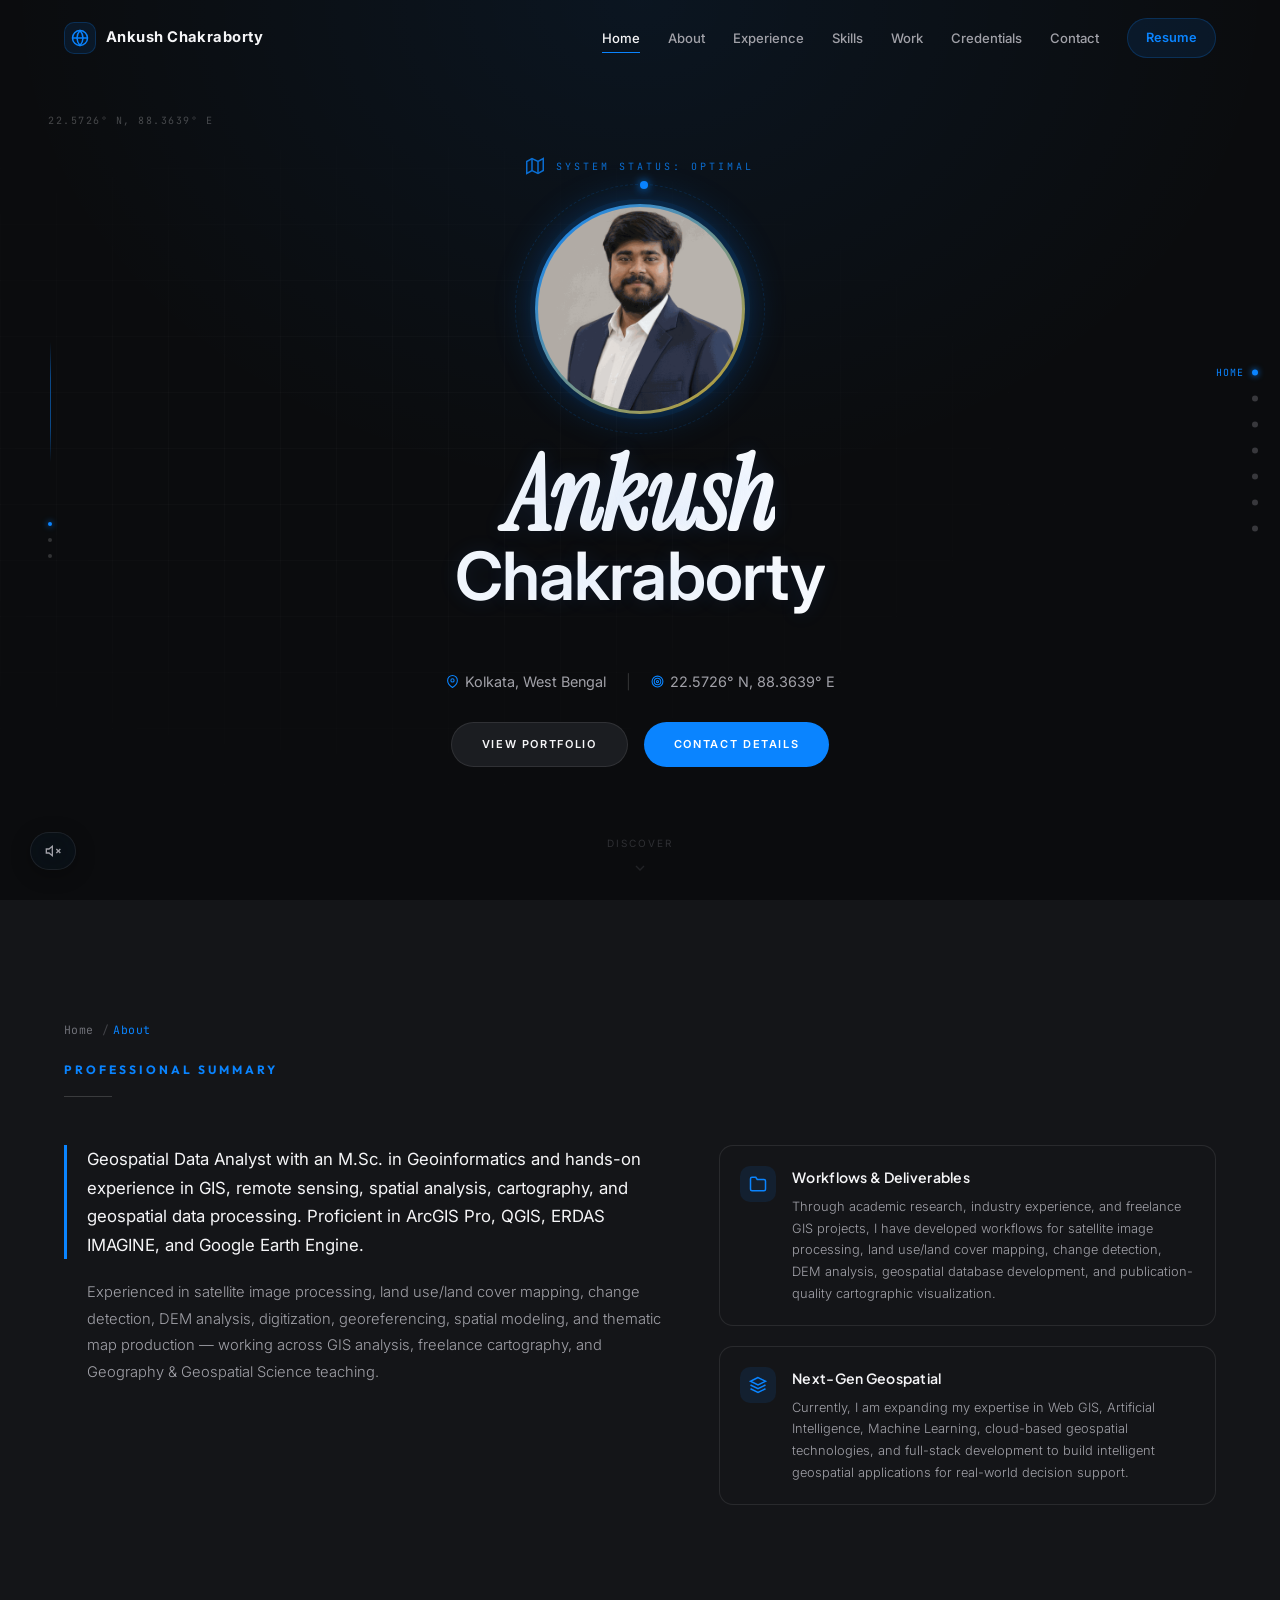
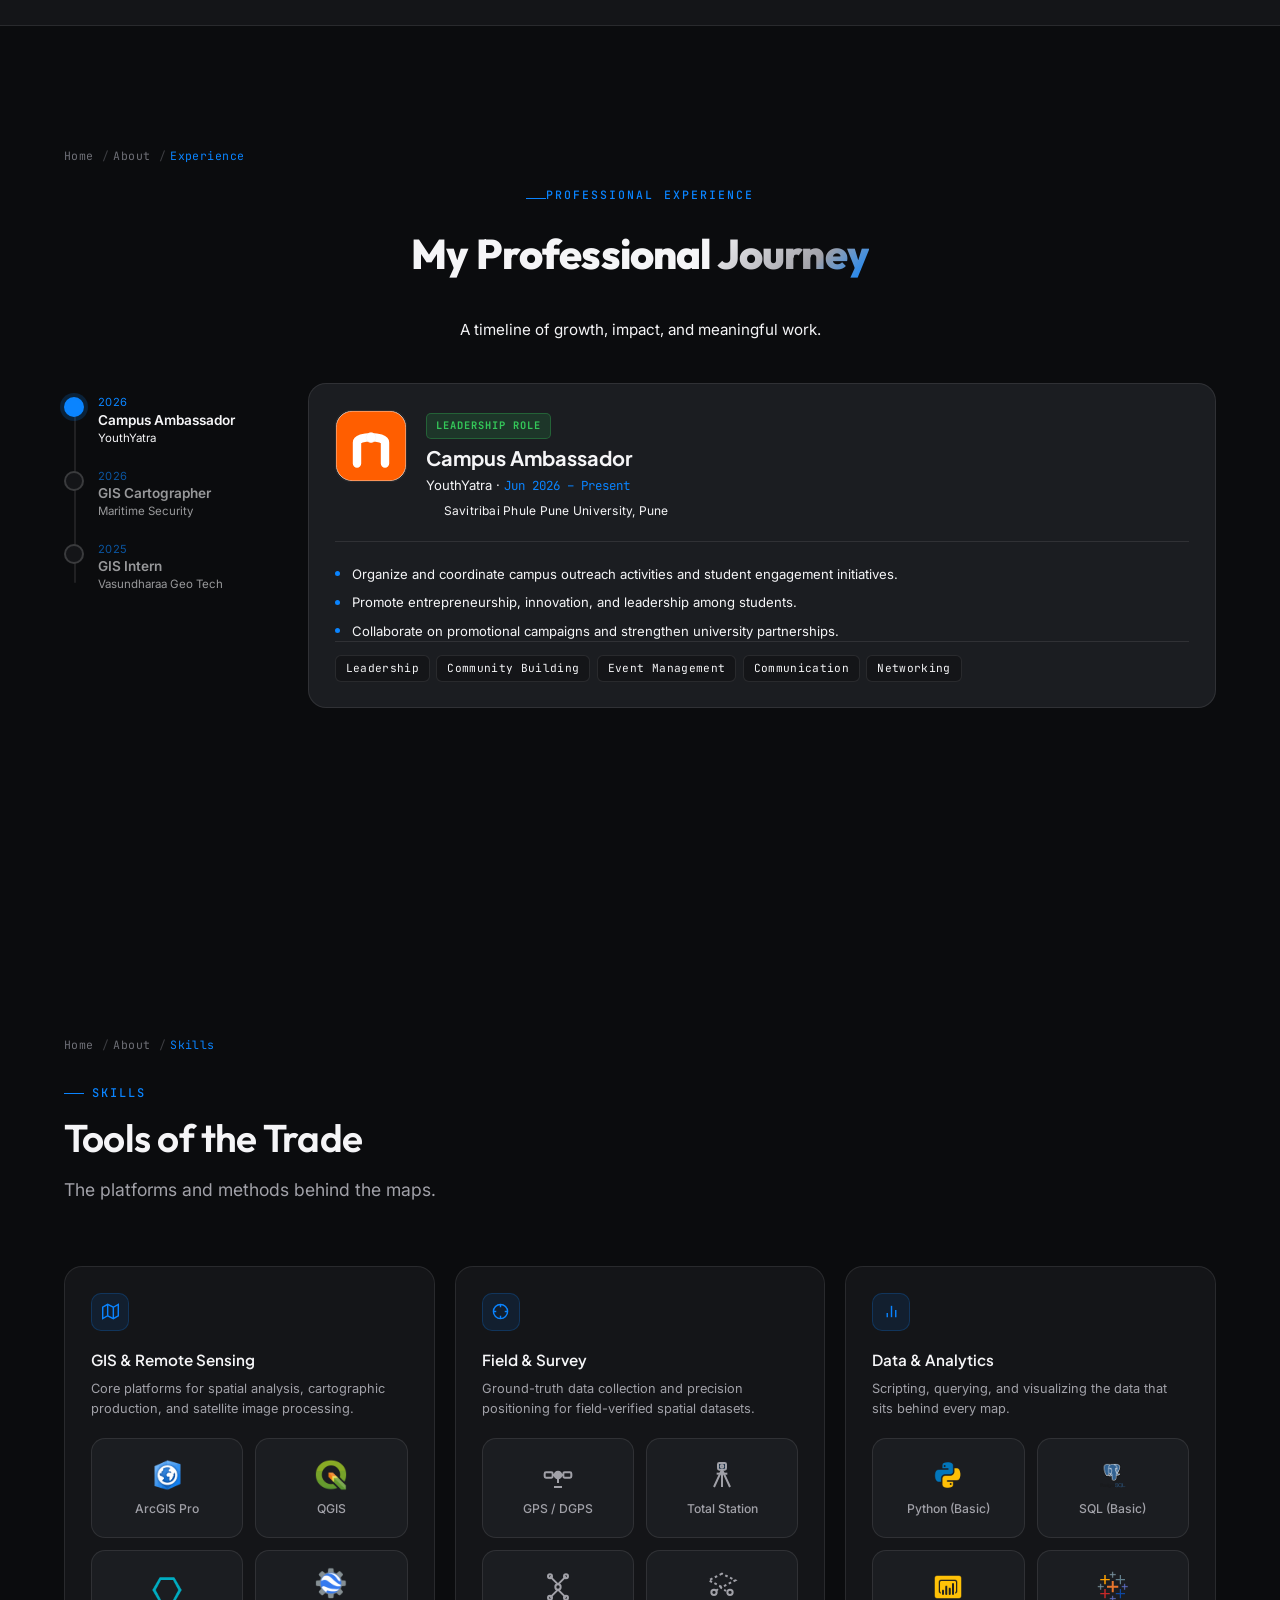
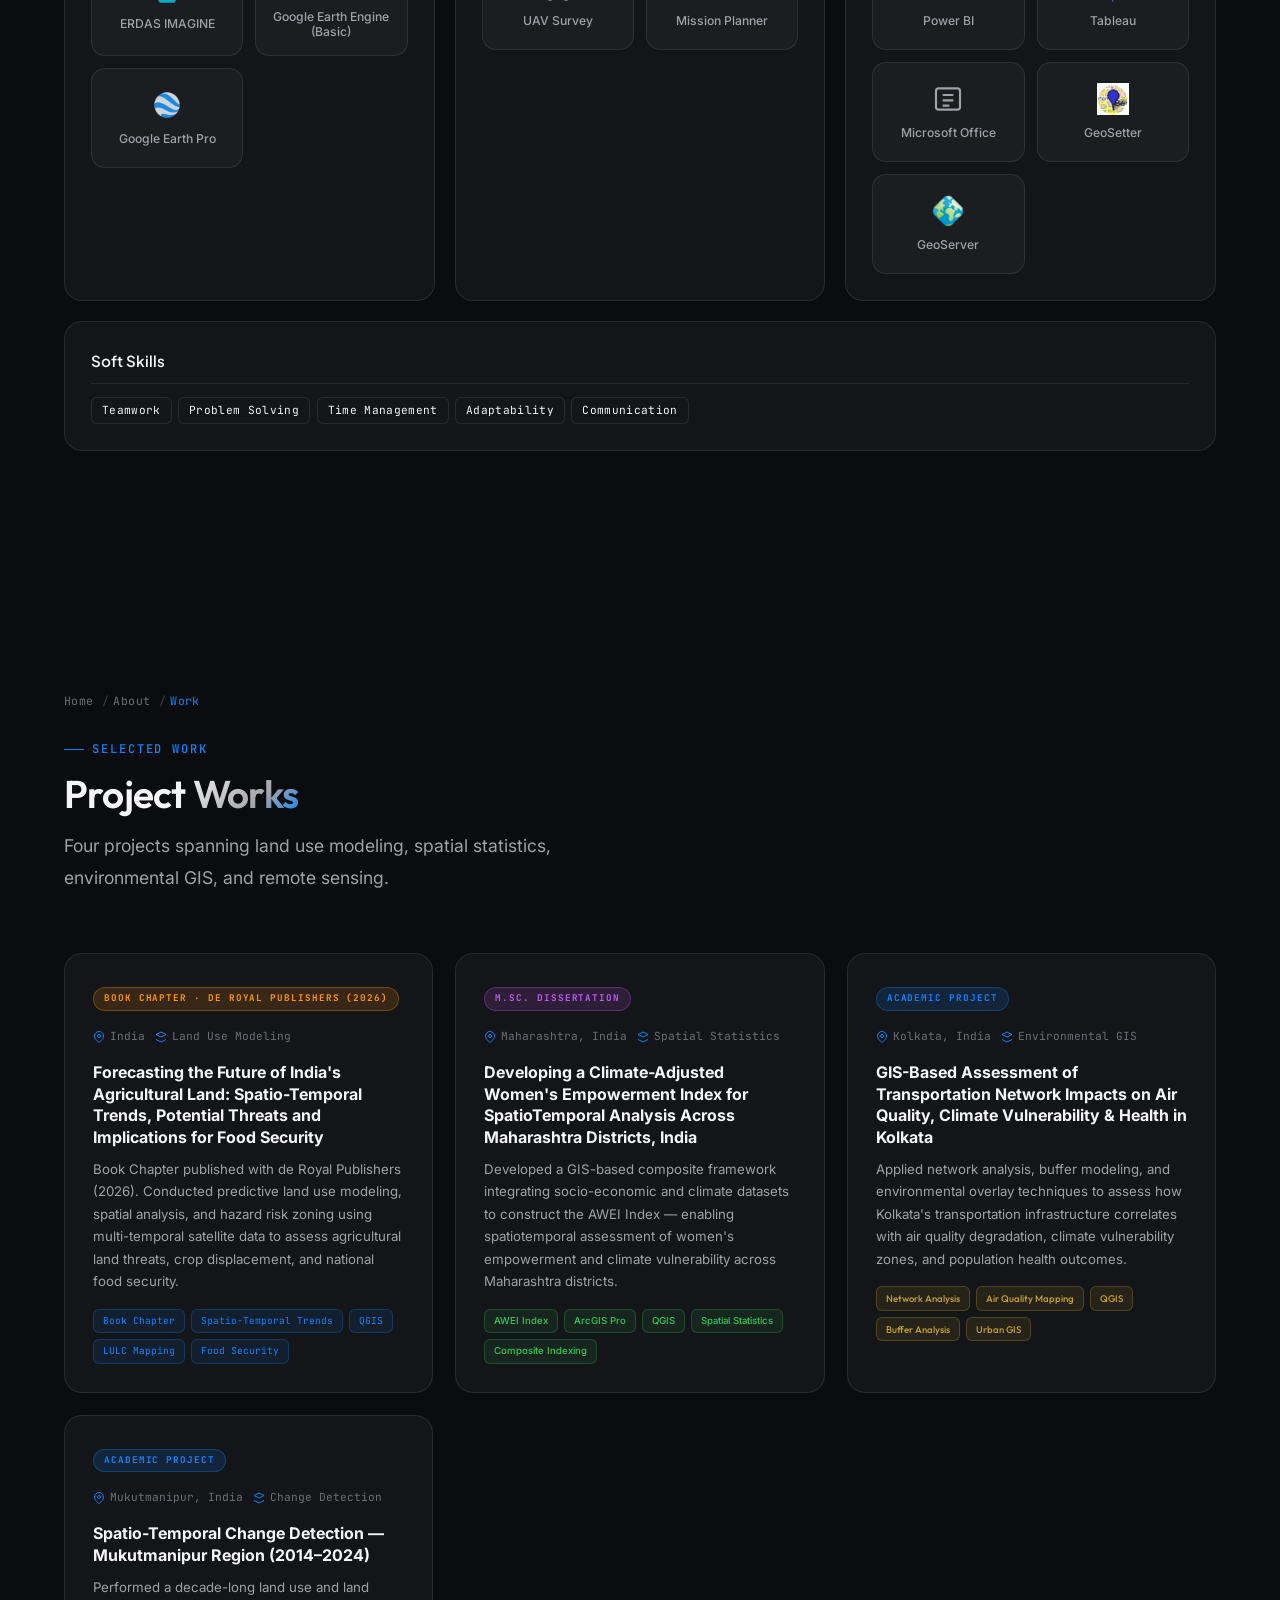
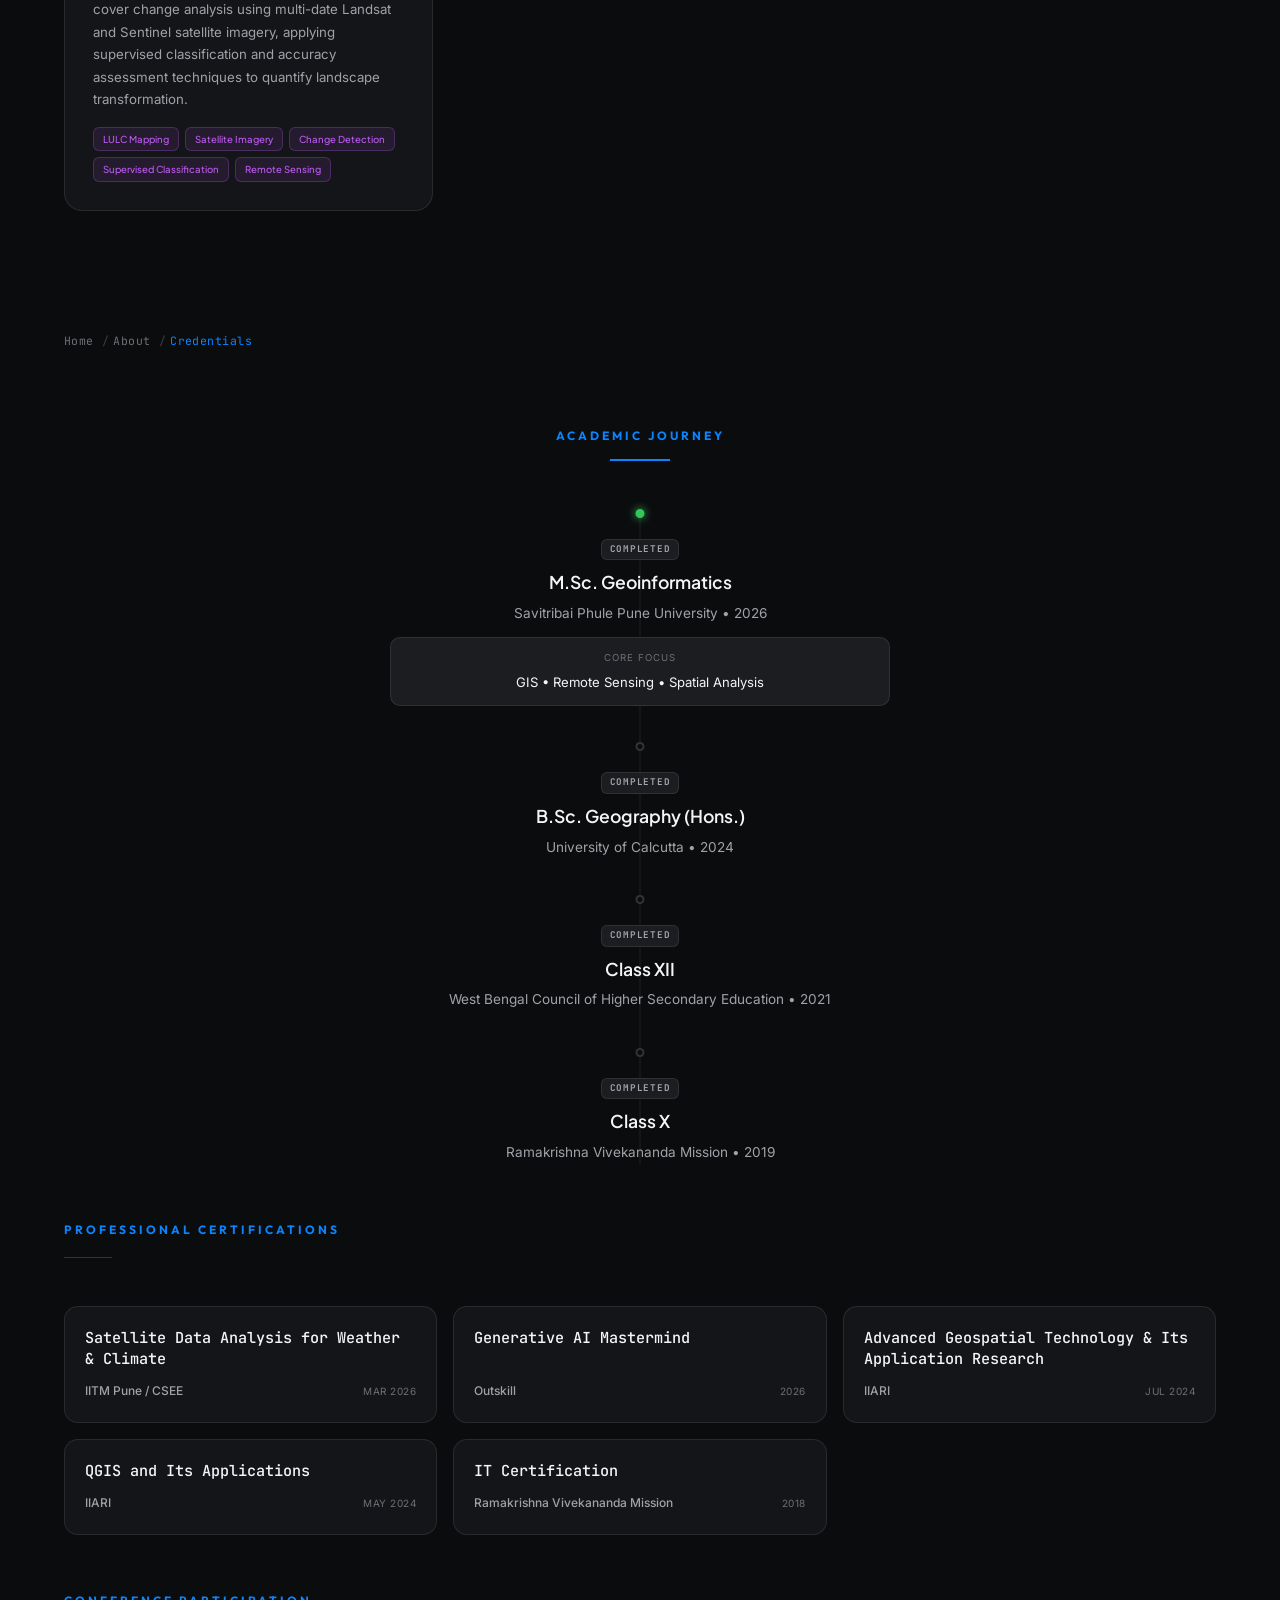
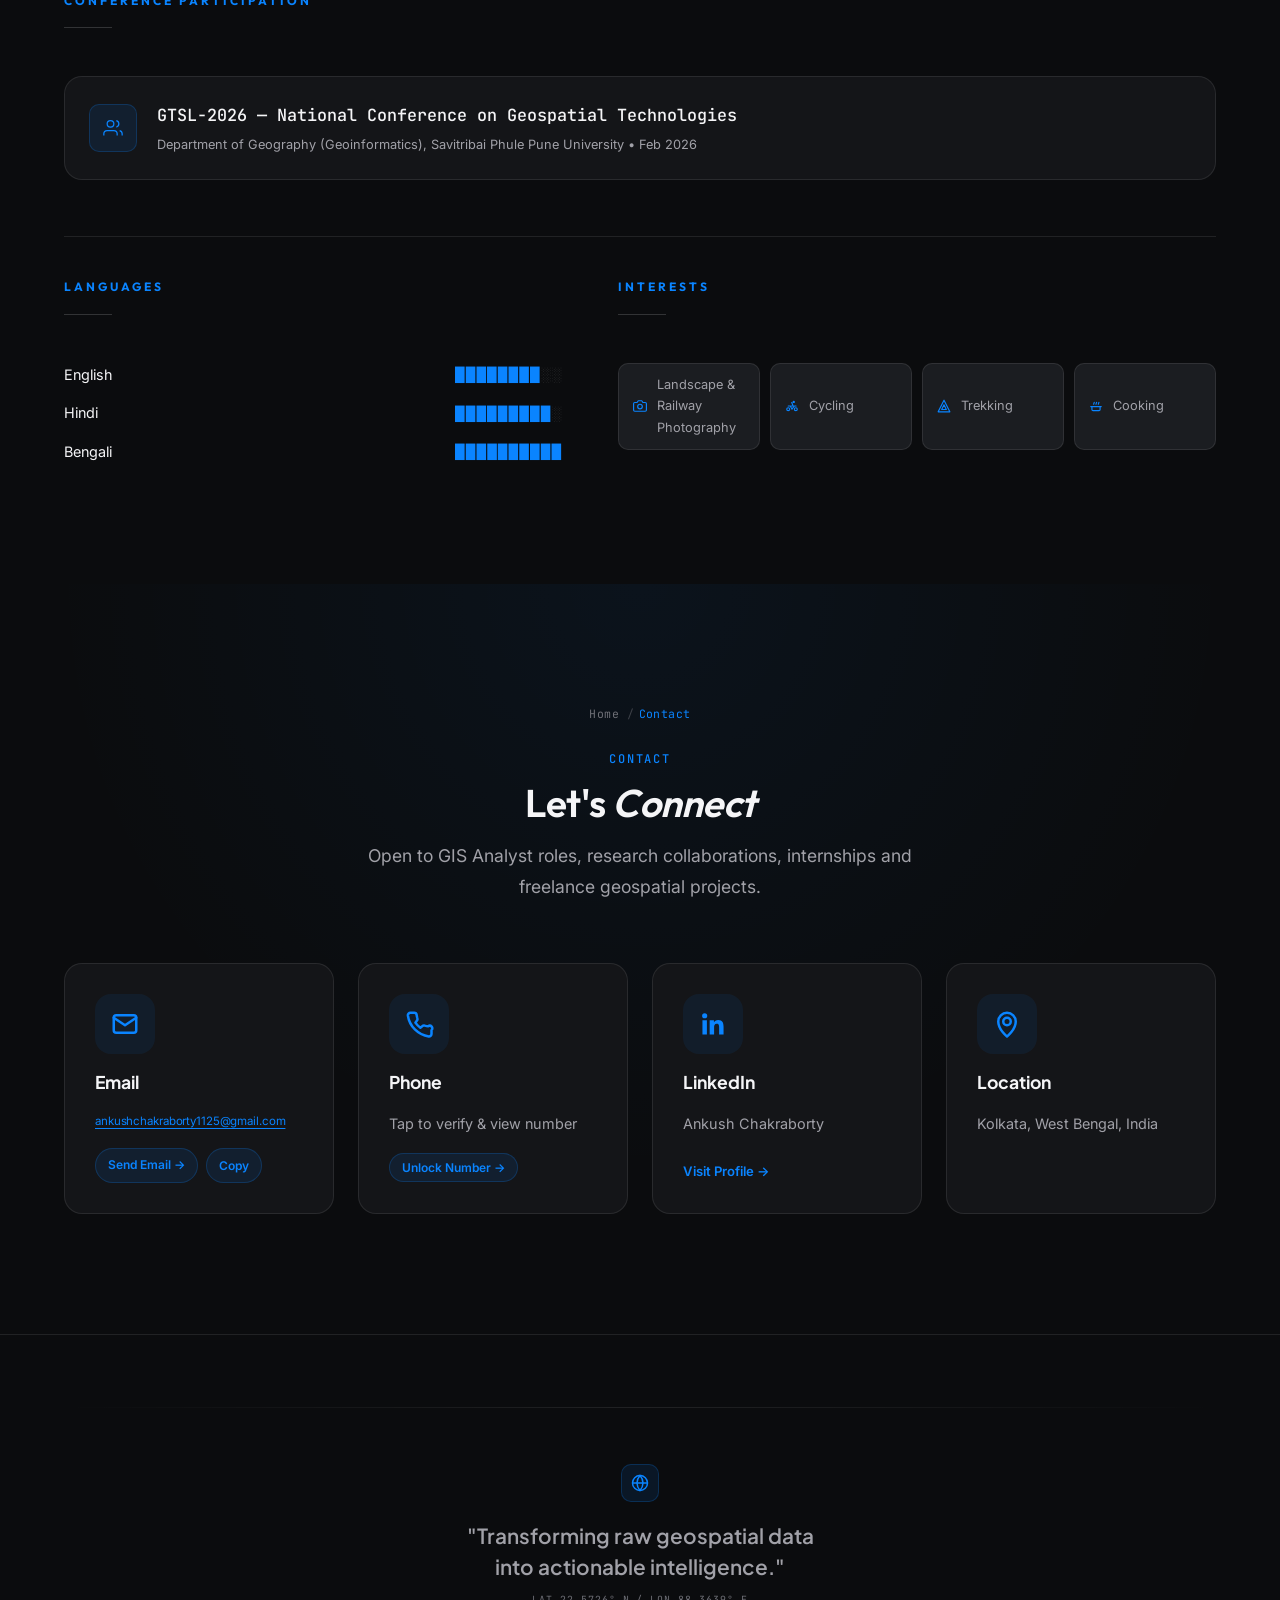
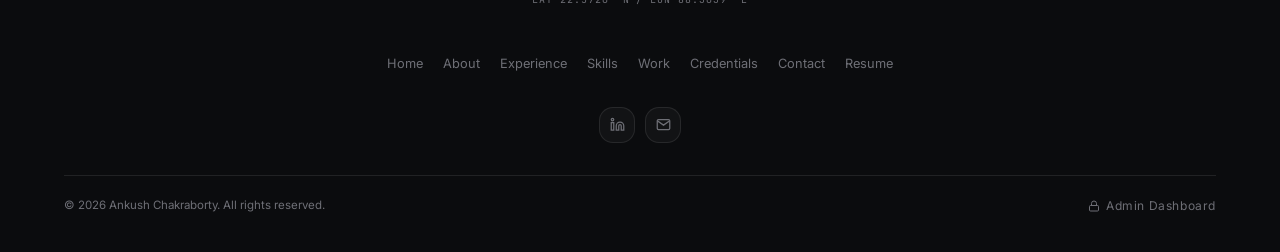
<file: index.html>
<!DOCTYPE html>
<html lang="en">

<head>
    <!-- ═══ PRIMARY META ═══ -->
    <meta charset="UTF-8">
    <meta name="viewport" content="width=device-width, initial-scale=1.0">
    <title>Ankush Chakraborty — GIS Analyst, Cartographer &amp; Geospatial Science Teacher | Kolkata</title>
    <meta name="description"
        content="Portfolio of Ankush Chakraborty — GIS Analyst, Geoinformatics Specialist, Cartographer, Freelancer, and Geography &amp; Geospatial Science Teacher based in Kolkata. M.Sc. Geoinformatics (SPPU).">
    <meta name="keywords"
        content="Ankush Chakraborty, GIS Analyst, Geoinformatics, Remote Sensing, Spatial Analysis, Cartographer, Freelancer, Geography Teacher, Geospatial Science Teacher, ArcGIS Pro, QGIS, Google Earth Engine, ERDAS IMAGINE, UAV Mapping, Kolkata GIS">
    <meta name="author" content="Ankush Chakraborty">
    <meta name="robots" content="index, follow, max-image-preview:large, max-snippet:-1, max-video-preview:-1">
    <meta name="google-site-verification" content="41ufdQhrp_IQp3BQ75eQKs840FujSrAP_OrjFUNXS88">
    <meta name="theme-color" content="#0B0C0E">

    <!-- ═══ CANONICAL ═══ -->
    <link rel="canonical" href="https://ankushatlas.vercel.app/">

    <!-- ═══ OPEN GRAPH / FACEBOOK ═══ -->
    <meta property="og:type" content="website">
    <meta property="og:url" content="https://ankushatlas.vercel.app/">
    <meta property="og:title" content="Ankush Chakraborty — GIS Analyst, Cartographer &amp; Geospatial Educator">
    <meta property="og:description"
        content="GIS Analyst | Geoinformatics | Remote Sensing | Spatial Analysis | Cartographer | Freelancer | Geography and Geospatial Science Teacher.">
    <meta property="og:image" content="https://ankushatlas.vercel.app/og-image.png">
    <meta property="og:image:width" content="1200">
    <meta property="og:image:height" content="634">
    <meta property="og:image:alt" content="Ankush Chakraborty — GIS Analyst portfolio preview card">
    <meta property="og:locale" content="en_IN">
    <meta property="og:site_name" content="Ankush Chakraborty Portfolio">

    <!-- ═══ TWITTER / X CARD ═══ -->
    <meta name="twitter:card" content="summary_large_image">
    <meta name="twitter:title" content="Ankush Chakraborty — GIS Analyst &amp; Geoinformatics Specialist">
    <meta name="twitter:description"
        content="Spatial statistics, remote sensing, and cartography. M.Sc. Geoinformatics, Savitribai Phule Pune University.">
    <meta name="twitter:image" content="https://ankushatlas.vercel.app/og-image.png">
    <meta name="twitter:image:alt" content="Ankush Chakraborty GIS portfolio social preview">

    <!-- ═══ GEO TARGETING ═══ -->
    <meta name="geo.region" content="IN-WB">
    <meta name="geo.placename" content="Kolkata, West Bengal, India">
    <meta name="geo.position" content="22.5726;88.3639">
    <meta name="ICBM" content="22.5726, 88.3639">

    <!-- ═══ FAVICONS ═══ -->
    <link rel="icon" type="image/x-icon" href="favicon.ico">
    <link rel="icon" type="image/png" sizes="32x32" href="favicon-32x32.png">
    <link rel="apple-touch-icon" sizes="180x180" href="apple-touch-icon.png">
    <link rel="manifest" href="site.webmanifest">

    <!-- ═══ STRUCTURED DATA — Person + ProfilePage + ProfessionalService + WebSite + BreadcrumbList ═══ -->
    <script type="application/ld+json">
    {
      "@context": "https://schema.org",
      "@graph": [
        {
          "@type": "Person",
          "@id": "https://ankushatlas.vercel.app/#person",
          "name": "Ankush Chakraborty",
          "alternateName": ["Ankush Chakraborty GIS", "Ankush Chakraborty Geoinformatics"],
          "jobTitle": "GIS Analyst, Cartographer, Freelancer & Geography and Geospatial Science Teacher",
          "description": "Geospatial Data Analyst with an M.Sc. in Geoinformatics from Savitribai Phule Pune University. Experienced in GIS, remote sensing, spatial analysis, cartography, and geospatial data processing.",
          "url": "https://ankushatlas.vercel.app/",
          "mainEntityOfPage": "https://ankushatlas.vercel.app/",
          "image": "https://ankushatlas.vercel.app/ankush.png",
          "email": "ankushchakraborty1125@gmail.com",
          "telephone": "+917980581823",
          "address": {
            "@type": "PostalAddress",
            "addressLocality": "Kolkata",
            "addressRegion": "West Bengal",
            "addressCountry": "IN"
          },
          "alumniOf": [
            {
              "@type": "CollegeOrUniversity",
              "name": "Savitribai Phule Pune University",
              "address": { "@type": "PostalAddress", "addressLocality": "Pune", "addressCountry": "IN" }
            },
            {
              "@type": "CollegeOrUniversity",
              "name": "University of Calcutta",
              "address": { "@type": "PostalAddress", "addressLocality": "Kolkata", "addressCountry": "IN" }
            }
          ],
          "knowsAbout": ["GIS", "Geoinformatics", "Remote Sensing", "ArcGIS Pro", "QGIS", "Google Earth Engine", "Spatial Analysis", "Cartography", "Python", "ERDAS IMAGINE", "UAV Survey"],
          "sameAs": [
            "https://linkedin.com/in/ankush-chakraborty-7b9118321",
            "https://github.com/ankushc125"
          ]
        },
        {
          "@type": "ProfilePage",
          "@id": "https://ankushatlas.vercel.app/#profilepage",
          "url": "https://ankushatlas.vercel.app/",
          "name": "Ankush Chakraborty — Official Portfolio",
          "mainEntity": { "@id": "https://ankushatlas.vercel.app/#person" },
          "dateModified": "2026-11-11",
          "inLanguage": "en-IN"
        },
        {
          "@type": "ProfessionalService",
          "@id": "https://ankushatlas.vercel.app/#service",
          "name": "Ankush Chakraborty — GIS, Cartography & Geospatial Services",
          "url": "https://ankushatlas.vercel.app/",
          "image": "https://ankushatlas.vercel.app/og-image.png",
          "telephone": "+917980581823",
          "email": "ankushchakraborty1125@gmail.com",
          "founder": { "@id": "https://ankushatlas.vercel.app/#person" },
          "address": {
            "@type": "PostalAddress",
            "addressLocality": "Kolkata",
            "addressRegion": "West Bengal",
            "addressCountry": "IN"
          },
          "geo": {
            "@type": "GeoCoordinates",
            "latitude": 22.5726,
            "longitude": 88.3639
          },
          "areaServed": ["Kolkata", "Pune", "India"],
          "priceRange": "$$"
        },
        {
          "@type": "WebSite",
          "@id": "https://ankushatlas.vercel.app/#website",
          "url": "https://ankushatlas.vercel.app/",
          "name": "Ankush Chakraborty — GIS Portfolio",
          "description": "Official portfolio of Ankush Chakraborty, GIS Analyst, Cartographer, and Geoinformatics specialist based in Kolkata.",
          "publisher": { "@id": "https://ankushatlas.vercel.app/#person" },
          "inLanguage": "en-IN"
        },
        {
          "@type": "BreadcrumbList",
          "itemListElement": [
            { "@type": "ListItem", "position": 1, "name": "Home",        "item": "https://ankushatlas.vercel.app/#home" },
            { "@type": "ListItem", "position": 2, "name": "About",       "item": "https://ankushatlas.vercel.app/#about" },
            { "@type": "ListItem", "position": 3, "name": "Experience",  "item": "https://ankushatlas.vercel.app/#experience" },
            { "@type": "ListItem", "position": 4, "name": "Skills",      "item": "https://ankushatlas.vercel.app/#skills" },
            { "@type": "ListItem", "position": 5, "name": "Work",        "item": "https://ankushatlas.vercel.app/#work" },
            { "@type": "ListItem", "position": 6, "name": "Credentials", "item": "https://ankushatlas.vercel.app/#credentials" },
            { "@type": "ListItem", "position": 7, "name": "Contact",     "item": "https://ankushatlas.vercel.app/#contact" }
          ]
        }
      ]
    }
    </script>

    <link rel="stylesheet" href="style.css">
</head>

<body>
    <!-- Skip to main content (accessibility) -->
    <a href="#main-content" class="skip-link">Skip to main content</a>
    <div id="scroll-progress"></div>

    <!-- ═══ NAVBAR ═══ -->
    <nav id="navbar" class="navbar">
        <div class="nav-wrap">
            <a href="#home" class="nav-logo" aria-label="Ankush Chakraborty — Back to top">
                <div class="nav-logo-mark">
                    <svg viewBox="0 0 24 24" fill="none" stroke="currentColor" stroke-width="2">
                        <circle cx="12" cy="12" r="10" />
                        <path
                            d="M12 2a15.3 15.3 0 0 1 4 10 15.3 15.3 0 0 1-4 10 15.3 15.3 0 0 1-4-10 15.3 15.3 0 0 1 4-10z" />
                        <path d="M2 12h20" />
                    </svg>
                </div>
                <span class="nav-logo-text">Ankush Chakraborty</span>
            </a>
            <button type="button" class="hamburger" id="navToggle" aria-label="Toggle navigation menu" aria-expanded="false" aria-controls="navLinks">
                <span></span><span></span><span></span>
            </button>
            <div class="nav-links" id="navLinks">
                <a href="#home" class="nav-link active">Home</a>
                <a href="#about" class="nav-link">About</a>
                <a href="#experience" class="nav-link">Experience</a>
                <a href="#skills" class="nav-link">Skills</a>
                <a href="#work" class="nav-link">Work</a>
                <a href="#credentials" class="nav-link">Credentials</a>
                <a href="#contact" class="nav-link">Contact</a>
                <a href="Ankush_Chakraborty_Resume.pdf" download class="nav-resume">Resume</a>
            </div>
        </div>
    </nav>

    <!-- ═══ SECTION RAIL ═══ -->
    <div class="section-rail">
        <button type="button" class="rail-dot active" data-target="#home" aria-label="Jump to Home"><span class="rail-dot-label">Home</span>
            <div class="rail-dot-pip"></div>
        </button>
        <button type="button" class="rail-dot" data-target="#about" aria-label="Jump to About"><span class="rail-dot-label">About</span>
            <div class="rail-dot-pip"></div>
        </button>
        <button type="button" class="rail-dot" data-target="#experience" aria-label="Jump to Experience"><span class="rail-dot-label">Experience</span>
            <div class="rail-dot-pip"></div>
        </button>
        <button type="button" class="rail-dot" data-target="#skills" aria-label="Jump to Skills"><span class="rail-dot-label">Skills</span>
            <div class="rail-dot-pip"></div>
        </button>
        <button type="button" class="rail-dot" data-target="#work" aria-label="Jump to Work"><span class="rail-dot-label">Work</span>
            <div class="rail-dot-pip"></div>
        </button>
        <button type="button" class="rail-dot" data-target="#credentials" aria-label="Jump to Credentials"><span class="rail-dot-label">Credentials</span>
            <div class="rail-dot-pip"></div>
        </button>
        <button type="button" class="rail-dot" data-target="#contact" aria-label="Jump to Contact"><span class="rail-dot-label">Contact</span>
            <div class="rail-dot-pip"></div>
        </button>
    </div>

    <!-- ═══ HERO ═══ -->
    <main id="main-content" role="main" aria-label="Portfolio content">
    <section id="home" class="hero section">
        <!-- Background Subtle glow -->
        <div class="hero-glow-top"></div>
        <div class="hero-grid"></div>

        <!-- Decorative Geospatial Elements -->
        <div class="hero-coords-top font-mono">
            22.5726&deg; N, 88.3639&deg; E
        </div>

        <div class="hero-left-rail">

            <div class="rail-vertical-line"></div>
            <div class="rail-vertical-dots">
                <div class="rail-dot-active"></div>
                <div class="rail-dot-inactive"></div>
                <div class="rail-dot-inactive"></div>
            </div>
        </div>

        <div class="hero-content reveal">
            <div class="system-status">
                <svg viewBox="0 0 24 24" fill="none" stroke="currentColor" stroke-width="2" class="status-icon">
                    <polygon points="1 6 1 22 8 18 16 22 23 18 23 2 16 6 8 2 1 6" />
                    <line x1="8" y1="2" x2="8" y2="18" />
                    <line x1="16" y1="6" x2="16" y2="22" />
                </svg>
                <span class="status-text">System Status: Optimal</span>
            </div>

            <!-- Centered Photo with Orbit Satellite -->
            <div class="hero-photo-container">
                <div class="photo-glow"></div>
                <div class="photo-ring"></div>
                <div class="photo-orbit">
                    <div class="orbit-satellite"></div>
                </div>
                <div class="photo-frame">
                    <img src="ankush.png" width="470" height="520" alt="Ankush Chakraborty — GIS Analyst and Geoinformatics Specialist, Kolkata" class="hero-photo"
                        onerror="this.src='[data-uri]'">
                </div>
            </div>

            <h1 class="hero-title-large" id="heroName">
                <span class="hero-first-name">Ankush</span>
                <span class="hero-last-name">Chakraborty</span>
            </h1>

            <p class="hero-role-sub" id="heroHeadline">&nbsp;</p>

            <div class="hero-meta-details font-mono" id="heroCoords" style="opacity: 0;">
                <span>
                    <svg viewBox="0 0 24 24" fill="none" stroke="currentColor" stroke-width="2" class="detail-icon">
                        <path d="M21 10c0 7-9 13-9 13s-9-6-9-13a9 9 0 0 1 18 0z" />
                        <circle cx="12" cy="10" r="3" />
                    </svg>
                    Kolkata, West Bengal
                </span>
                <span class="meta-sep">|</span>
                <span>
                    <svg viewBox="0 0 24 24" fill="none" stroke="currentColor" stroke-width="2" class="detail-icon">
                        <circle cx="12" cy="12" r="10" />
                        <circle cx="12" cy="12" r="6" />
                        <circle cx="12" cy="12" r="2" />
                    </svg>
                    22.5726° N, 88.3639° E
                </span>
            </div>

            <div class="hero-buttons" style="opacity: 0; transform: translateY(20px);">
                <a href="#work" class="hero-btn btn-outline">View Portfolio</a>
                <a href="#contact" class="hero-btn btn-filled">Contact Details</a>
            </div>
        </div>

        <!-- Scroll indicator -->
        <div class="discover-indicator font-mono">
            <span class="discover-text">Discover</span>
            <svg viewBox="0 0 24 24" fill="none" stroke="currentColor" stroke-width="2" class="discover-arrow">
                <polyline points="6 9 12 15 18 9" />
            </svg>
        </div>
    </section>

    <!-- ═══ ABOUT ═══ -->
    <section id="about" class="section about-section reveal">
        <div class="container-narrow">
            <nav class="breadcrumb" aria-label="Page location">
            <ol>
                <li><a href="#home">Home</a></li>
                <li aria-current="page">About</li>
            </ol>
        </nav>
        <div class="about-header-wrap">
                <h2 class="about-eyebrow">Professional Summary</h2>
                <div class="about-divider"></div>
            </div>

            <div class="about-prose">
                <!-- Left Pane: Introduction & Core Skillset -->
                <div class="about-pane-left">
                    <p class="prose-main highlight-text">
                        Geospatial Data Analyst with an M.Sc. in Geoinformatics and hands-on experience in GIS,
                        remote sensing, spatial analysis, cartography, and geospatial data processing.
                        Proficient in ArcGIS Pro, QGIS, ERDAS IMAGINE, and Google Earth Engine.
                    </p>
                    <p class="prose-main">
                        Experienced in satellite image processing, land use/land cover mapping, change detection,
                        DEM analysis, digitization, georeferencing, spatial modeling, and thematic map production —
                        working across GIS analysis, freelance cartography, and Geography &amp; Geospatial Science teaching.
                    </p>
                </div>

                <!-- Right Pane: Experience & Future Outlook -->
                <div class="about-pane-right">
                    <div class="about-card">
                        <div class="about-card-icon">
                            <svg viewBox="0 0 24 24" fill="none" stroke="currentColor" stroke-width="2">
                                <path d="M22 19a2 2 0 0 1-2 2H4a2 2 0 0 1-2-2V5a2 2 0 0 1 2-2h5l2 3h9a2 2 0 0 1 2 2z" />
                            </svg>
                        </div>
                        <div class="about-card-content">
                            <h3 class="about-card-title">Workflows &amp; Deliverables</h3>
                            <p class="prose-sub">
                                Through academic research, industry experience, and freelance GIS projects,
                                I have developed workflows for satellite image processing, land use/land cover
                                mapping, change detection, DEM analysis, geospatial database development,
                                and publication-quality cartographic visualization.
                            </p>
                        </div>
                    </div>

                    <div class="about-card">
                        <div class="about-card-icon">
                            <svg viewBox="0 0 24 24" fill="none" stroke="currentColor" stroke-width="2">
                                <polygon points="12 2 2 7 12 12 22 7 12 2" />
                                <polyline points="2 17 12 22 22 17" />
                                <polyline points="2 12 12 17 22 12" />
                            </svg>
                        </div>
                        <div class="about-card-content">
                            <h3 class="about-card-title">Next-Gen Geospatial</h3>
                            <p class="prose-sub">
                                Currently, I am expanding my expertise in Web GIS, Artificial Intelligence,
                                Machine Learning, cloud-based geospatial technologies, and full-stack
                                development to build intelligent geospatial applications for real-world
                                decision support.
                            </p>
                        </div>
                    </div>
                </div>
            </div>
        </div>
    </section>

    <!-- ═══ EXPERIENCE ═══ -->
    <section id="experience" class="section experience-section reveal">
        <div class="container-narrow">

            <nav class="breadcrumb" aria-label="Page location">
                <ol>
                    <li><a href="#home">Home</a></li>
                    <li><a href="#about">About</a></li>
                    <li aria-current="page">Experience</li>
                </ol>
            </nav>
            <div class="about-header-wrap">
                <span class="section-eyebrow">PROFESSIONAL EXPERIENCE</span>
                <h2 class="section-title">My Professional <span class="text-gradient">Journey</span></h2>
                <p class="section-subtitle">A timeline of growth, impact, and meaningful work.</p>
            </div>



            <!-- Split Interactive Grid Layout -->
            <div class="experience-interactive-grid reveal">

                <!-- Left Column Navigation Timeline -->
                <div class="exp-nav-column">
                    <div class="exp-nav-line"></div>

                    <!-- Nav Node 1: YouthYatra -->
                    <button type="button" class="exp-nav-node active" data-index="0">
                        <div class="exp-nav-dot"></div>
                        <div class="exp-nav-text">
                            <span class="exp-nav-year font-mono">2026</span>
                            <span class="exp-nav-role">Campus Ambassador</span>
                            <span class="exp-nav-company">YouthYatra</span>
                        </div>
                    </button>

                    <!-- Nav Node 2: Maritime -->
                    <button type="button" class="exp-nav-node" data-index="1">
                        <div class="exp-nav-dot"></div>
                        <div class="exp-nav-text">
                            <span class="exp-nav-year font-mono">2026</span>
                            <span class="exp-nav-role">GIS Cartographer</span>
                            <span class="exp-nav-company">Maritime Security</span>
                        </div>
                    </button>

                    <!-- Nav Node 3: Vasundharaa -->
                    <button type="button" class="exp-nav-node" data-index="2">
                        <div class="exp-nav-dot"></div>
                        <div class="exp-nav-text">
                            <span class="exp-nav-year font-mono">2025</span>
                            <span class="exp-nav-role">GIS Intern</span>
                            <span class="exp-nav-company">Vasundharaa Geo Tech</span>
                        </div>
                    </button>
                </div>

                <!-- Right Column Details Panel Container -->
                <div class="exp-details-column">

                    <!-- Panel 0: YouthYatra -->
                    <div class="exp-detail-pane active" id="pane-0">
                        <div class="pane-header">
                            <div class="pane-logo-box">
                                <svg viewBox="0 0 100 100" class="company-logo-svg">
                                    <rect width="100" height="100" rx="24" fill="#FF5E00" />
                                    <path d="M30 75 V45 C30 35, 70 35, 70 45 V75" stroke="#FFFFFF" stroke-width="12"
                                        stroke-linecap="round" fill="none" />
                                    <circle cx="50" cy="38" r="7" fill="#FFFFFF" />
                                </svg>
                            </div>
                            <div class="pane-meta-box">
                                <span class="pane-badge badge-leadership">LEADERSHIP ROLE</span>
                                <h3 class="pane-title">Campus Ambassador</h3>
                                <div class="pane-subtitle">YouthYatra &middot; <span class="pane-date">Jun 2026 &ndash;
                                        Present</span></div>
                                <div class="pane-location font-mono">
                                    <svg viewBox="0 0 24 24" fill="none" stroke="currentColor" stroke-width="2"
                                        class="pane-loc-icon">
                                        <path d="M21 10c0 7-9 13-9 13s-9-6-9-13a9 9 0 0 1 18 0z" />
                                        <circle cx="12" cy="10" r="3" />
                                    </svg>
                                    Savitribai Phule Pune University, Pune
                                </div>
                            </div>
                        </div>

                        <div class="pane-bullets-wrap">
                            <ul class="pane-bullets">
                                <li>Organize and coordinate campus outreach activities and student engagement initiatives.</li>
                                <li>Promote entrepreneurship, innovation, and leadership among students.</li>
                                <li>Collaborate on promotional campaigns and strengthen university partnerships.</li>
                            </ul>
                        </div>

                        <div class="pane-tech-tags">
                            <span class="pane-tag">Leadership</span>
                            <span class="pane-tag">Community Building</span>
                            <span class="pane-tag">Event Management</span>
                            <span class="pane-tag">Communication</span>
                            <span class="pane-tag">Networking</span>
                        </div>
                    </div>

                    <!-- Panel 1: Maritime -->
                    <div class="exp-detail-pane" id="pane-1">
                        <div class="pane-header">
                            <div class="pane-logo-box">
                                <svg viewBox="0 0 100 100" class="company-logo-svg">
                                    <rect width="100" height="100" rx="24" fill="#0A1D37" />
                                    <circle cx="50" cy="50" r="30" stroke="#0A84FF" stroke-width="4" fill="none" />
                                    <circle cx="50" cy="50" r="10" stroke="#0A84FF" stroke-width="4" fill="none" />
                                    <line x1="50" y1="12" x2="50" y2="88" stroke="#0A84FF" stroke-width="4" />
                                    <line x1="12" y1="50" x2="88" y2="50" stroke="#0A84FF" stroke-width="4" />
                                    <line x1="23" y1="23" x2="77" y2="77" stroke="#0A84FF" stroke-width="4" />
                                    <line x1="23" y1="77" x2="77" y2="23" stroke="#0A84FF" stroke-width="4" />
                                    <circle cx="50" cy="12" r="4" fill="#0A84FF" />
                                    <circle cx="50" cy="88" r="4" fill="#0A84FF" />
                                    <circle cx="12" cy="50" r="4" fill="#0A84FF" />
                                    <circle cx="88" cy="50" r="4" fill="#0A84FF" />
                                </svg>
                            </div>
                            <div class="pane-meta-box">
                                <span class="pane-badge badge-freelance">FREELANCE</span>
                                <h3 class="pane-title">GIS Cartographer</h3>
                                <div class="pane-subtitle">Maritime Security Research Project &middot; <span
                                        class="pane-date">May 2026</span></div>
                                <div class="pane-location font-mono">
                                    <svg viewBox="0 0 24 24" fill="none" stroke="currentColor" stroke-width="2"
                                        class="pane-loc-icon">
                                        <path d="M21 10c0 7-9 13-9 13s-9-6-9-13a9 9 0 0 1 18 0z" />
                                        <circle cx="12" cy="10" r="3" />
                                    </svg>
                                    Remote, India
                                </div>
                            </div>
                        </div>

                        <div class="pane-bullets-wrap">
                            <ul class="pane-bullets">
                                <li>Designed and developed five publication-quality thematic maps on India's maritime security and the Indian Ocean Region.</li>
                                <li>Created GIS maps of coastal radar networks, mission-based deployments, and SLOCs.</li>
                                <li>Applied cartographic principles including layout design, labeling, scale bars, and buffer analysis.</li>
                                <li>Produced publication-ready maps using ArcGIS Pro and QGIS.</li>
                            </ul>
                        </div>

                        <div class="pane-tech-tags">
                            <span class="pane-tag">ArcGIS Pro</span>
                            <span class="pane-tag">QGIS</span>
                            <span class="pane-tag">Cartography</span>
                            <span class="pane-tag">Spatial Analysis</span>
                            <span class="pane-tag">Map Design</span>
                        </div>
                    </div>

                    <!-- Panel 2: Vasundharaa -->
                    <div class="exp-detail-pane" id="pane-2">
                        <div class="pane-header">
                            <div class="pane-logo-box" style="background:#fff;">
                                <img loading="lazy" width="200" height="200" src="vs_images.jpg" alt="Vasundharaa Geo Technologies" class="company-logo-img" />
                            </div>
                            <div class="pane-meta-box">
                                <span class="pane-badge badge-internship">INTERNSHIP</span>
                                <h3 class="pane-title">GIS Intern</h3>
                                <div class="pane-subtitle">Vasundharaa Geo Technologies Pvt. Ltd. &middot; <span
                                        class="pane-date">Jan 2025 &ndash; Apr 2025</span></div>
                                <div class="pane-location font-mono">
                                    <svg viewBox="0 0 24 24" fill="none" stroke="currentColor" stroke-width="2"
                                        class="pane-loc-icon">
                                        <path d="M21 10c0 7-9 13-9 13s-9-6-9-13a9 9 0 0 1 18 0z" />
                                        <circle cx="12" cy="10" r="3" />
                                    </svg>
                                    Pune, India
                                </div>
                            </div>
                        </div>

                        <div class="pane-bullets-wrap">
                            <ul class="pane-bullets">
                                <li>Executed forest fire classification and frequency analysis using remote sensing data.</li>
                                <li>Prepared and validated high-quality training datasets for machine learning models.</li>
                                <li>Conducted geospatial data processing and spatial analysis for urban and environmental studies.</li>
                                <li>Performed digitization, map design, and spatial modeling for web-based GIS applications.</li>
                                <li>Streamlined GIS workflows through raster&ndash;vector conversion and layer reclassification.</li>
                            </ul>
                        </div>

                        <div class="pane-tech-tags">
                            <span class="pane-tag">ArcGIS Pro</span>
                            <span class="pane-tag">QGIS</span>
                            <span class="pane-tag">Python</span>
                            <span class="pane-tag">Remote Sensing</span>
                            <span class="pane-tag">Machine Learning</span>
                            <span class="pane-tag">Spatial Analysis</span>
                        </div>
                    </div>

                </div>

            </div>



        </div>
    </section>

    <!-- ═══ SKILLS ═══ -->
    <section id="skills" class="section">
        <div class="container">
            <div class="section-header reveal">
            <nav class="breadcrumb" aria-label="Page location">
                <ol>
                    <li><a href="#home">Home</a></li>
                    <li><a href="#about">About</a></li>
                    <li aria-current="page">Skills</li>
                </ol>
            </nav>
                <span class="section-eyebrow">Skills</span>
                <h2 class="section-title">Tools of the Trade</h2>
                <p class="section-subtitle">The platforms and methods behind the maps.</p>
            </div>

            <div class="skills-grid">
                <div class="skill-group reveal">
                    <div class="skill-group-icon"><svg viewBox="0 0 24 24" fill="none" stroke="currentColor"
                            stroke-width="2">
                            <polygon points="1 6 1 22 8 18 16 22 23 18 23 2 16 6 8 2 1 6" />
                            <line x1="8" y1="2" x2="8" y2="18" />
                            <line x1="16" y1="6" x2="16" y2="22" />
                        </svg></div>
                    <h3 class="skill-group-title">GIS &amp; Remote Sensing</h3>
                    <p class="skill-group-desc">Core platforms for spatial analysis, cartographic production, and
                        satellite image processing.</p>
                    <div class="skill-tags">
                        <!-- ArcGIS Pro -->
                        <div class="skill-tag-card">
                            <div class="skill-icon">
                                <img loading="lazy" width="154" height="160" src="arcpro_transparent.png" alt="ArcGIS Pro Logo" />
                            </div>
                            <span class="skill-name">ArcGIS Pro</span>
                        </div>
                        <!-- QGIS -->
                        <div class="skill-tag-card">
                            <div class="skill-icon">
                                <img loading="lazy" width="160" height="160" src="qgis_logo.png" alt="QGIS Logo" />
                            </div>
                            <span class="skill-name">QGIS</span>
                        </div>
                        <!-- ERDAS IMAGINE -->
                        <div class="skill-tag-card">
                            <div class="skill-icon">
                                <img loading="lazy" width="96" height="96" src="hexagon_logo.png" alt="ERDAS IMAGINE (Hexagon) Logo" />
                            </div>
                            <span class="skill-name">ERDAS IMAGINE</span>
                        </div>
                        <!-- Google Earth Engine -->
                        <div class="skill-tag-card">
                            <div class="skill-icon">
                                <img loading="lazy" width="160" height="160" src="gee_logo.png" alt="Google Earth Engine Logo" />
                            </div>
                            <span class="skill-name">Google Earth Engine (Basic)</span>
                        </div>
                        <!-- Google Earth Pro -->
                        <div class="skill-tag-card">
                            <div class="skill-icon">
                                <img loading="lazy" width="96" height="96" src="google_earth_logo.png" alt="Google Earth Logo" />
                            </div>
                            <span class="skill-name">Google Earth Pro</span>
                        </div>
                    </div>
                </div>

                <div class="skill-group reveal" style="transition-delay:0.08s;">
                    <div class="skill-group-icon"><svg viewBox="0 0 24 24" fill="none" stroke="currentColor"
                            stroke-width="2">
                            <circle cx="12" cy="12" r="10" />
                            <line x1="22" y1="12" x2="18" y2="12" />
                            <line x1="6" y1="12" x2="2" y2="12" />
                            <line x1="12" y1="6" x2="12" y2="2" />
                            <line x1="12" y1="22" x2="12" y2="18" />
                        </svg></div>
                    <h3 class="skill-group-title">Field &amp; Survey</h3>
                    <p class="skill-group-desc">Ground-truth data collection and precision positioning for
                        field-verified spatial datasets.</p>
                    <div class="skill-tags">
                        <!-- GPS / DGPS -->
                        <div class="skill-tag-card">
                            <div class="skill-icon">
                                <svg viewBox="0 0 24 24" fill="none" stroke="currentColor" stroke-width="1.5">
                                    <rect x="2" y="10" width="6" height="4" rx="1" />
                                    <rect x="16" y="10" width="6" height="4" rx="1" />
                                    <line x1="8" y1="12" x2="16" y2="12" />
                                    <circle cx="12" cy="12" r="2.5" fill="currentColor" />
                                    <path d="M12 14.5v3.5M9 21h6" />
                                </svg>
                            </div>
                            <span class="skill-name">GPS / DGPS</span>
                        </div>
                        <!-- Total Station -->
                        <div class="skill-tag-card">
                            <div class="skill-icon">
                                <svg viewBox="0 0 24 24" fill="none" stroke="currentColor" stroke-width="1.5">
                                    <path d="M12 8L6 21M12 8l6 13M12 8v13" />
                                    <rect x="9" y="3" width="6" height="5" rx="1" fill="rgba(10, 132, 255, 0.15)" />
                                    <circle cx="12" cy="5.5" r="1" />
                                    <line x1="8" y1="11" x2="16" y2="11" />
                                </svg>
                            </div>
                            <span class="skill-name">Total Station</span>
                        </div>
                        <!-- UAV Survey -->
                        <div class="skill-tag-card">
                            <div class="skill-icon">
                                <svg viewBox="0 0 24 24" fill="none" stroke="currentColor" stroke-width="1.5">
                                    <circle cx="12" cy="12" r="2" />
                                    <path d="M12 10L6 4M12 14l-6 6M12 10l6-6M12 14l6 6" />
                                    <circle cx="6" cy="4" r="1.5" />
                                    <circle cx="6" cy="20" r="1.5" />
                                    <circle cx="18" cy="4" r="1.5" />
                                    <circle cx="18" cy="20" r="1.5" />
                                </svg>
                            </div>
                            <span class="skill-name">UAV Survey</span>
                        </div>
                        <!-- Mission Planner -->
                        <div class="skill-tag-card">
                            <div class="skill-icon">
                                <svg viewBox="0 0 24 24" fill="none" stroke="currentColor" stroke-width="1.5">
                                    <path d="M12 2L2 7l10 5 10-5-10-5z" stroke-dasharray="2 2" />
                                    <circle cx="6" cy="16" r="2" />
                                    <circle cx="18" cy="16" r="2" />
                                    <path d="M7.5 15l3-3 4.5 3" stroke-dasharray="2 2" />
                                </svg>
                            </div>
                            <span class="skill-name">Mission Planner</span>
                        </div>
                    </div>
                </div>

                <div class="skill-group reveal" style="transition-delay:0.16s;">
                    <div class="skill-group-icon"><svg viewBox="0 0 24 24" fill="none" stroke="currentColor"
                            stroke-width="2">
                            <line x1="18" y1="20" x2="18" y2="10" />
                            <line x1="12" y1="20" x2="12" y2="4" />
                            <line x1="6" y1="20" x2="6" y2="14" />
                        </svg></div>
                    <h3 class="skill-group-title">Data &amp; Analytics</h3>
                    <p class="skill-group-desc">Scripting, querying, and visualizing the data that sits behind every
                        map.</p>
                    <div class="skill-tags">
                        <!-- Python -->
                        <div class="skill-tag-card">
                            <div class="skill-icon">
                                <img loading="lazy" width="96" height="96" src="python_logo.png" alt="Python Logo" />
                            </div>
                            <span class="skill-name">Python (Basic)</span>
                        </div>
                        <!-- SQL -->
                        <div class="skill-tag-card">
                            <div class="skill-icon">
                                <img loading="lazy" width="144" height="160" src="postgresql_logo.png" alt="PostgreSQL Logo" />
                            </div>
                            <span class="skill-name">SQL (Basic)</span>
                        </div>
                        <!-- Power BI -->
                        <div class="skill-tag-card">
                            <div class="skill-icon">
                                <img loading="lazy" width="96" height="96" src="powerbi_logo.png" alt="Power BI Logo" />
                            </div>
                            <span class="skill-name">Power BI</span>
                        </div>
                        <!-- Tableau -->
                        <div class="skill-tag-card">
                            <div class="skill-icon">
                                <img loading="lazy" width="96" height="96" src="tableau_logo.png" alt="Tableau Logo" />
                            </div>
                            <span class="skill-name">Tableau</span>
                        </div>
                        <!-- Microsoft Office -->
                        <div class="skill-tag-card">
                            <div class="skill-icon">
                                <svg viewBox="0 0 24 24" fill="none" stroke="currentColor" stroke-width="1.6" aria-hidden="true">
                                    <rect x="3" y="4" width="18" height="16" rx="2" />
                                    <path d="M8 9h8M8 13h8M8 17h5" />
                                </svg>
                            </div>
                            <span class="skill-name">Microsoft Office</span>
                        </div>
                        <!-- GeoSetter -->
                        <div class="skill-tag-card">
                            <div class="skill-icon">
                                <img loading="lazy" width="204" height="204" src="geosetter.jpg" alt="GeoSetter Logo" />
                            </div>
                            <span class="skill-name">GeoSetter</span>
                        </div>
                        <!-- GeoServer -->
                        <div class="skill-tag-card">
                            <div class="skill-icon">
                                <img loading="lazy" width="160" height="160" src="geoserver_logo.png" alt="GeoServer Logo" />
                            </div>
                            <span class="skill-name">GeoServer</span>
                        </div>
                    </div>
                </div>
            </div>

            <!-- Soft Skills -->
            <div class="skill-group reveal" style="margin-top: 20px;">
                <h3 class="skill-group-title" style="margin-bottom: 10px;">Soft Skills</h3>
                <div class="pane-tech-tags" style="margin-top: 0;">
                    <span class="pane-tag">Teamwork</span>
                    <span class="pane-tag">Problem Solving</span>
                    <span class="pane-tag">Time Management</span>
                    <span class="pane-tag">Adaptability</span>
                    <span class="pane-tag">Communication</span>
                </div>
            </div>
        </div>
    </section>

    <!-- ═══ SELECTED WORK ═══ -->
    <section id="work" class="section work-section">
        <div class="container">
            <div class="section-header reveal">
            <nav class="breadcrumb" aria-label="Page location">
                <ol>
                    <li><a href="#home">Home</a></li>
                    <li><a href="#about">About</a></li>
                    <li aria-current="page">Work</li>
                </ol>
            </nav>
                <span class="section-eyebrow">Selected Work</span>
                <h2 class="section-title">Project <span class="text-gradient">Works</span></h2>
                <p class="section-subtitle">Four projects spanning land use modeling, spatial statistics, environmental
                    GIS, and remote sensing.</p>
            </div>

            <div class="work-grid">

                <!-- Project 01 -->
                <div class="work-card reveal">
                    <div class="work-badge badge-freelance">Book Chapter &middot; de Royal Publishers (2026)</div>
                    <div class="work-meta">
                        <span class="meta-item">
                            <svg viewBox="0 0 24 24" fill="none" stroke="currentColor" stroke-width="2">
                                <path d="M21 10c0 7-9 13-9 13s-9-6-9-13a9 9 0 0 1 18 0z" />
                                <circle cx="12" cy="10" r="3" />
                            </svg>
                            India
                        </span>
                        <span class="meta-item">
                            <svg viewBox="0 0 24 24" fill="none" stroke="currentColor" stroke-width="2">
                                <polygon points="12 2 2 7 12 12 22 7 12 2" />
                                <polyline points="2 17 12 22 22 17" />
                            </svg>
                            Land Use Modeling
                        </span>
                    </div>
                    <h3 class="work-title">Forecasting the Future of India's Agricultural Land: Spatio-Temporal Trends,
                        Potential Threats and Implications for Food Security</h3>
                    <p class="work-desc">Book Chapter published with de Royal Publishers (2026). Conducted predictive
                        land use modeling, spatial analysis, and hazard risk zoning using multi-temporal satellite data
                        to assess agricultural land threats, crop displacement, and national food security.</p>
                    <div class="work-tags">
                        <span class="w-tag">Book Chapter</span>
                        <span class="w-tag">Spatio-Temporal Trends</span>
                        <span class="w-tag">QGIS</span>
                        <span class="w-tag">LULC Mapping</span>
                        <span class="w-tag">Food Security</span>
                    </div>
                </div>

                <!-- Project 02 -->
                <div class="work-card reveal" style="transition-delay:0.08s;">
                    <div class="work-badge badge-dissertation">M.Sc. Dissertation</div>
                    <div class="work-meta">
                        <span class="meta-item">
                            <svg viewBox="0 0 24 24" fill="none" stroke="currentColor" stroke-width="2">
                                <path d="M21 10c0 7-9 13-9 13s-9-6-9-13a9 9 0 0 1 18 0z" />
                                <circle cx="12" cy="10" r="3" />
                            </svg>
                            Maharashtra, India
                        </span>
                        <span class="meta-item">
                            <svg viewBox="0 0 24 24" fill="none" stroke="currentColor" stroke-width="2">
                                <polygon points="12 2 2 7 12 12 22 7 12 2" />
                                <polyline points="2 17 12 22 22 17" />
                            </svg>
                            Spatial Statistics
                        </span>
                    </div>
                    <h3 class="work-title">Developing a Climate-Adjusted Women's Empowerment Index for SpatioTemporal
                        Analysis Across Maharashtra Districts, India</h3>
                    <p class="work-desc">Developed a GIS-based composite framework integrating socio-economic and
                        climate datasets to construct the AWEI Index — enabling spatiotemporal assessment of women's
                        empowerment and climate vulnerability across Maharashtra districts.</p>
                    <div class="work-tags">
                        <span class="w-tag">AWEI Index</span>
                        <span class="w-tag">ArcGIS Pro</span>
                        <span class="w-tag">QGIS</span>
                        <span class="w-tag">Spatial Statistics</span>
                        <span class="w-tag">Composite Indexing</span>
                    </div>
                </div>

                <!-- Project 03 -->
                <div class="work-card reveal" style="transition-delay:0.16s;">
                    <div class="work-badge badge-academic">Academic Project</div>
                    <div class="work-meta">
                        <span class="meta-item">
                            <svg viewBox="0 0 24 24" fill="none" stroke="currentColor" stroke-width="2">
                                <path d="M21 10c0 7-9 13-9 13s-9-6-9-13a9 9 0 0 1 18 0z" />
                                <circle cx="12" cy="10" r="3" />
                            </svg>
                            Kolkata, India
                        </span>
                        <span class="meta-item">
                            <svg viewBox="0 0 24 24" fill="none" stroke="currentColor" stroke-width="2">
                                <polygon points="12 2 2 7 12 12 22 7 12 2" />
                                <polyline points="2 17 12 22 22 17" />
                            </svg>
                            Environmental GIS
                        </span>
                    </div>
                    <h3 class="work-title">GIS-Based Assessment of Transportation Network Impacts on Air Quality,
                        Climate Vulnerability &amp; Health in Kolkata</h3>
                    <p class="work-desc">Applied network analysis, buffer modeling, and environmental overlay techniques
                        to assess how Kolkata's transportation infrastructure correlates with air quality degradation,
                        climate vulnerability zones, and population health outcomes.</p>
                    <div class="work-tags">
                        <span class="w-tag">Network Analysis</span>
                        <span class="w-tag">Air Quality Mapping</span>
                        <span class="w-tag">QGIS</span>
                        <span class="w-tag">Buffer Analysis</span>
                        <span class="w-tag">Urban GIS</span>
                    </div>
                </div>

                <!-- Project 04 -->
                <div class="work-card reveal" style="transition-delay:0.24s;">
                    <div class="work-badge badge-academic">Academic Project</div>
                    <div class="work-meta">
                        <span class="meta-item">
                            <svg viewBox="0 0 24 24" fill="none" stroke="currentColor" stroke-width="2">
                                <path d="M21 10c0 7-9 13-9 13s-9-6-9-13a9 9 0 0 1 18 0z" />
                                <circle cx="12" cy="10" r="3" />
                            </svg>
                            Mukutmanipur, India
                        </span>
                        <span class="meta-item">
                            <svg viewBox="0 0 24 24" fill="none" stroke="currentColor" stroke-width="2">
                                <polygon points="12 2 2 7 12 12 22 7 12 2" />
                                <polyline points="2 17 12 22 22 17" />
                            </svg>
                            Change Detection
                        </span>
                    </div>
                    <h3 class="work-title">Spatio-Temporal Change Detection — Mukutmanipur Region (2014–2024)</h3>
                    <p class="work-desc">Performed a decade-long land use and land cover change analysis using
                        multi-date Landsat and Sentinel satellite imagery, applying supervised classification and
                        accuracy assessment techniques to quantify landscape transformation.</p>
                    <div class="work-tags">
                        <span class="w-tag">LULC Mapping</span>
                        <span class="w-tag">Satellite Imagery</span>
                        <span class="w-tag">Change Detection</span>
                        <span class="w-tag">Supervised Classification</span>
                        <span class="w-tag">Remote Sensing</span>
                    </div>
                </div>

            </div>
        </div>
    </section>
    <!-- ═══ CREDENTIALS ═══ -->
    <section id="credentials" class="section credentials-section reveal">
        <div class="container-narrow">

            <div class="credentials-stack">

                <!-- ── ACADEMIC JOURNEY ── -->
            <nav class="breadcrumb" aria-label="Page location">
                <ol>
                    <li><a href="#home">Home</a></li>
                    <li><a href="#about">About</a></li>
                    <li aria-current="page">Credentials</li>
                </ol>
            </nav>
                <div class="credentials-block timeline-centered-block reveal">
                    <div class="about-header-wrap">
                        <h2 class="about-eyebrow">Academic Journey</h2>
                        <div class="about-divider"></div>
                    </div>

                    <div class="academic-timeline">
                        <!-- Node 1: M.Sc. Geoinformatics -->
                        <div class="academic-node active">
                            <div class="node-badge completed-badge">Completed</div>
                            <h3 class="node-title">M.Sc. Geoinformatics</h3>
                            <div class="node-meta">Savitribai Phule Pune University &bull; <span class="font-mono">2026</span></div>
                            <div class="node-subjects">
                                <div class="subjects-label font-mono">Core Focus</div>
                                <div class="subjects-list">GIS &bull; Remote Sensing &bull; Spatial Analysis</div>
                            </div>
                        </div>

                        <!-- Node 2: B.Sc. Geography (Hons.) -->
                        <div class="academic-node">
                            <div class="node-badge completed-badge">Completed</div>
                            <h3 class="node-title">B.Sc. Geography (Hons.)</h3>
                            <div class="node-meta">University of Calcutta &bull; <span class="font-mono">2024</span></div>
                        </div>

                        <!-- Node 3: Class XII -->
                        <div class="academic-node">
                            <div class="node-badge completed-badge">Completed</div>
                            <h3 class="node-title">Class XII</h3>
                            <div class="node-meta">West Bengal Council of Higher Secondary Education &bull; <span class="font-mono">2021</span></div>
                        </div>

                        <!-- Node 4: Class X -->
                        <div class="academic-node">
                            <div class="node-badge completed-badge">Completed</div>
                            <h3 class="node-title">Class X</h3>
                            <div class="node-meta">Ramakrishna Vivekananda Mission &bull; <span class="font-mono">2019</span></div>
                        </div>
                    </div>
                </div>

                <!-- ── PROFESSIONAL CERTIFICATIONS ── -->
                <div class="credentials-block reveal" style="transition-delay:0.06s;">
                    <div class="about-header-wrap">
                        <h2 class="about-eyebrow">Professional Certifications</h2>
                        <div class="about-divider"></div>
                    </div>

                    <div class="certifications-v3-grid">
                        <div class="cert-card-v3">
                            <h3 class="cert-card-title">Satellite Data Analysis for Weather &amp; Climate</h3>
                            <div class="cert-card-info">
                                <span class="cert-card-issuer">IITM Pune / CSEE</span>
                                <span class="cert-card-date font-mono">Mar 2026</span>
                            </div>
                        </div>

                        <div class="cert-card-v3">
                            <h3 class="cert-card-title">Generative AI Mastermind</h3>
                            <div class="cert-card-info">
                                <span class="cert-card-issuer">Outskill</span>
                                <span class="cert-card-date font-mono">2026</span>
                            </div>
                        </div>

                        <div class="cert-card-v3">
                            <h3 class="cert-card-title">Advanced Geospatial Technology &amp; Its Application Research</h3>
                            <div class="cert-card-info">
                                <span class="cert-card-issuer">IIARI</span>
                                <span class="cert-card-date font-mono">Jul 2024</span>
                            </div>
                        </div>

                        <div class="cert-card-v3">
                            <h3 class="cert-card-title">QGIS and Its Applications</h3>
                            <div class="cert-card-info">
                                <span class="cert-card-issuer">IIARI</span>
                                <span class="cert-card-date font-mono">May 2024</span>
                            </div>
                        </div>

                        <div class="cert-card-v3">
                            <h3 class="cert-card-title">IT Certification</h3>
                            <div class="cert-card-info">
                                <span class="cert-card-issuer">Ramakrishna Vivekananda Mission</span>
                                <span class="cert-card-date font-mono">2018</span>
                            </div>
                        </div>
                    </div>
                </div>

                <!-- ── CONFERENCE PARTICIPATION ── -->
                <div class="credentials-block reveal" style="transition-delay:0.12s;">
                    <div class="about-header-wrap">
                        <h2 class="about-eyebrow">Conference Participation</h2>
                        <div class="about-divider"></div>
                    </div>

                    <div class="conference-box-v3">
                        <div class="conf-icon-wrap">
                            <svg viewBox="0 0 24 24" fill="none" stroke="currentColor" stroke-width="1.5">
                                <path d="M17 21v-2a4 4 0 0 0-4-4H5a4 4 0 0 0-4 4v2" />
                                <circle cx="9" cy="7" r="4" />
                                <path d="M23 21v-2a4 4 0 0 0-3-3.87" />
                                <path d="M16 3.13a4 4 0 0 1 0 7.75" />
                            </svg>
                        </div>
                        <div class="conf-details">
                            <h3 class="conf-node-title">GTSL-2026 — National Conference on Geospatial Technologies</h3>
                            <div class="conf-node-meta">Department of Geography (Geoinformatics), Savitribai Phule Pune University &bull; <span
                                    class="font-mono">Feb 2026</span></div>
                        </div>
                    </div>
                </div>

                <!-- ── LANGUAGES & INTERESTS ── -->
                <div class="credentials-footer-v3 reveal" style="transition-delay:0.18s;">

                    <!-- Languages -->
                    <div class="footer-box-v3">
                        <div class="about-header-wrap">
                            <h2 class="about-eyebrow">Languages</h2>
                            <div class="about-divider"></div>
                        </div>
                        <div class="languages-list-v3 font-mono">
                            <div class="lang-row-v3">
                                <span class="lang-name-v3">English</span>
                                <span class="lang-bar-v3"><span class="lang-fill-v3">████████</span><span
                                        class="lang-empty-v3">░░</span></span>
                            </div>
                            <div class="lang-row-v3">
                                <span class="lang-name-v3">Hindi</span>
                                <span class="lang-bar-v3"><span class="lang-fill-v3">█████████</span><span
                                        class="lang-empty-v3">░</span></span>
                            </div>
                            <div class="lang-row-v3">
                                <span class="lang-name-v3">Bengali</span>
                                <span class="lang-bar-v3"><span class="lang-fill-v3">██████████</span></span>
                            </div>
                        </div>
                    </div>

                    <!-- Interests -->
                    <div class="footer-box-v3">
                        <div class="about-header-wrap">
                            <h2 class="about-eyebrow">Interests</h2>
                            <div class="about-divider"></div>
                        </div>
                        <div class="interests-grid-v4">
                            <!-- Landscape and Railway Photography -->
                            <div class="interest-tag-v4">
                                <svg class="interest-icon-v4" viewBox="0 0 24 24" fill="none" stroke="currentColor"
                                    stroke-width="2" stroke-linecap="round" stroke-linejoin="round">
                                    <path
                                        d="M23 19a2 2 0 0 1-2 2H3a2 2 0 0 1-2-2V8a2 2 0 0 1 2-2h4l2-3h6l2 3h4a2 2 0 0 1 2 2z" />
                                    <circle cx="12" cy="13" r="4" />
                                </svg>
                                <span>Landscape &amp; Railway Photography</span>
                            </div>
                            <!-- Cycling -->
                            <div class="interest-tag-v4">
                                <svg class="interest-icon-v4" viewBox="0 0 24 24" fill="none" stroke="currentColor"
                                    stroke-width="2" stroke-linecap="round" stroke-linejoin="round">
                                    <circle cx="5.5" cy="17.5" r="2.5" />
                                    <circle cx="18.5" cy="17.5" r="2.5" />
                                    <path
                                        d="M15 6a1 1 0 1 0 0-2 1 1 0 0 0 0 2zm-3 11.5L9 12H5.5M12 17.5l4-5.5h3m-7.5-6L14 12h-4" />
                                </svg>
                                <span>Cycling</span>
                            </div>
                            <!-- Trekking -->
                            <div class="interest-tag-v4">
                                <svg class="interest-icon-v4" viewBox="0 0 24 24" fill="none" stroke="currentColor"
                                    stroke-width="2" stroke-linecap="round" stroke-linejoin="round">
                                    <path d="M12 2L2 22h20L12 2z" />
                                    <path d="M12 10l-4 8h8l-4-8z" />
                                </svg>
                                <span>Trekking</span>
                            </div>
                            <!-- Cooking -->
                            <div class="interest-tag-v4">
                                <svg class="interest-icon-v4" viewBox="0 0 24 24" fill="none" stroke="currentColor"
                                    stroke-width="2" stroke-linecap="round" stroke-linejoin="round">
                                    <path d="M3 13h18M5 13v5a2 2 0 0 0 2 2h10a2 2 0 0 0 2-2v-5" />
                                    <path d="M8 9c0-1.5 1-2 1-3.5M12 9c0-1.5 1-2 1-3.5M16 9c0-1.5 1-2 1-3.5" />
                                </svg>
                                <span>Cooking</span>
                            </div>
                        </div>
                    </div>

                </div>

            </div>

        </div>
    </section>

    <!-- ================= CONTACT ================= -->
    <section id="contact" class="section contact-section">

        <div class="container">

            <div class="section-header center reveal">
            <nav class="breadcrumb" aria-label="Page location">
                <ol>
                    <li><a href="#home">Home</a></li>
                    <li aria-current="page">Contact</li>
                </ol>
            </nav>
                <span class="section-eyebrow">CONTACT</span>

                <h2 class="section-title">
                    Let's <em>Connect</em>
                </h2>

                <p class="section-subtitle">
                    Open to GIS Analyst roles, research collaborations,
                    internships and freelance geospatial projects.
                </p>
            </div>

            <div class="contact-grid">

                <!-- EMAIL -->
                <div class="contact-card reveal" id="emailCard">
                    <div class="contact-card-icon">
                        <svg xmlns="http://www.w3.org/2000/svg" viewBox="0 0 24 24" fill="none" stroke="currentColor"
                            stroke-width="2" stroke-linecap="round" stroke-linejoin="round" aria-hidden="true">
                            <rect x="3" y="5" width="18" height="14" rx="2" />
                            <path d="M3 7l9 6 9-6" />
                        </svg>
                    </div>
                    <h3>Email</h3>
                    <p id="emailText">
                        <a href="mailto:ankushchakraborty1125@gmail.com" class="contact-card-link" id="emailLink">ankushchakraborty1125@gmail.com</a>
                    </p>
                    <div class="contact-card-actions">
                        <a href="mailto:ankushchakraborty1125@gmail.com" class="contact-action-btn">Send Email →</a>
                        <button type="button" class="contact-action-btn" onclick="copyContact('ankushchakraborty1125@gmail.com', 'Email address')">Copy</button>
                    </div>
                </div>

                <!-- PHONE (Gated: collects visitor info -> saves to backend -> reveals clickable tel: number) -->
                <div class="contact-card reveal" id="contactPhone" role="button" tabindex="0"
                    aria-label="Enter your details to view and call Ankush Chakraborty's phone number"
                    onclick="handlePhoneCardClick(event)"
                    onkeydown="if(event.key==='Enter'||event.key===' '){event.preventDefault();handlePhoneCardClick(event);}">
                    <div class="contact-card-icon">
                        <svg xmlns="http://www.w3.org/2000/svg" viewBox="0 0 24 24" fill="none" stroke="currentColor"
                            stroke-width="2" stroke-linecap="round" stroke-linejoin="round" aria-hidden="true">
                            <path
                                d="M22 16.92v3a2 2 0 0 1-2.18 2A19.86 19.86 0 0 1 3.09 5.18 2 2 0 0 1 5.11 3h3a2 2 0 0 1 2 1.72 12 12 0 0 0 .57 2.57 2 2 0 0 1-.45 2.11L9.09 10.91a16 16 0 0 0 4 4l1.51-1.14a2 2 0 0 1 2.11-.45 12 12 0 0 0 2.57.57A2 2 0 0 1 22 16.92z" />
                        </svg>
                    </div>
                    <h3>Phone</h3>
                    <p id="phoneText">Tap to verify &amp; view number</p>
                    <div class="contact-card-actions" id="phoneActions">
                        <button type="button" class="contact-action-btn" onclick="event.stopPropagation(); openPhoneModal()">Unlock Number →</button>
                    </div>
                </div>

                <!-- LINKEDIN -->

                <a href="https://linkedin.com/in/ankush-chakraborty-7b9118321" target="_blank" rel="noopener noreferrer"
                    class="contact-card reveal">

                    <div class="contact-card-icon linkedin-icon">

                        <svg viewBox="0 0 24 24" fill="currentColor">

                            <path
                                d="M20.45 20.45h-3.55v-5.57c0-1.33-.03-3.05-1.86-3.05-1.87 0-2.16 1.45-2.16 2.95v5.67H9.33V9h3.41v1.56h.05c.48-.9 1.64-1.86 3.38-1.86 3.61 0 4.28 2.38 4.28 5.47v6.28zM5.34 7.43a2.06 2.06 0 1 1 0-4.12 2.06 2.06 0 0 1 0 4.12zM7.12 20.45H3.56V9h3.56z" />

                        </svg>

                    </div>

                    <h3>LinkedIn</h3>

                    <p>Ankush Chakraborty</p>

                    <span>Visit Profile →</span>

                </a>

                <!-- LOCATION -->

                <div class="contact-card reveal">

                    <div class="contact-card-icon">

                        <svg xmlns="http://www.w3.org/2000/svg" viewBox="0 0 24 24" fill="none" stroke="currentColor"
                            stroke-width="2" stroke-linecap="round" stroke-linejoin="round">

                            <path d="M12 22s7-5.5 7-12a7 7 0 1 0-14 0c0 6.5 7 12 7 12z" />

                            <circle cx="12" cy="10" r="3" />

                        </svg>

                    </div>

                    <h3>Location</h3>

                    <p>Kolkata, West Bengal, India</p>


                </div>

            </div>

        </div>

    </section>

    </main><!-- /#main-content -->

    <!-- ═══ FOOTER ═══ -->
    <footer class="footer">
        <div class="container">
            <div class="footer-line"></div>
            <div class="footer-center">
                <a href="#home" class="footer-logo" aria-label="Ankush Chakraborty — Back to top">
                    <svg viewBox="0 0 24 24" fill="none" stroke="currentColor" stroke-width="2" aria-hidden="true">
                        <circle cx="12" cy="12" r="10" />
                        <path
                            d="M12 2a15.3 15.3 0 0 1 4 10 15.3 15.3 0 0 1-4 10 15.3 15.3 0 0 1-4-10 15.3 15.3 0 0 1 4-10z" />
                        <path d="M2 12h20" />
                    </svg>
                </a>
                <h3 class="footer-tagline">"Transforming raw geospatial data<br>into actionable intelligence."</h3>
                <div class="footer-coord">LAT 22.5726° N / LON 88.3639° E</div>
            </div>
            <nav class="footer-nav" aria-label="Footer navigation">
                <a href="#home">Home</a>
                <a href="#about">About</a>
                <a href="#experience">Experience</a>
                <a href="#skills">Skills</a>
                <a href="#work">Work</a>
                <a href="#credentials">Credentials</a>
                <a href="#contact">Contact</a>
                <a href="Ankush_Chakraborty_Resume.pdf" download>Resume</a>
            </nav>
            <div class="footer-socials">
                <a href="https://linkedin.com/in/ankush-chakraborty-7b9118321" target="_blank" rel="noopener"
                    class="foot-soc" aria-label="LinkedIn"><svg viewBox="0 0 24 24" fill="none" stroke="currentColor"
                        stroke-width="2">
                        <path
                            d="M16 8a6 6 0 0 1 6 6v7h-4v-7a2 2 0 0 0-2-2 2 2 0 0 0-2 2v7h-4v-7a6 6 0 0 1 6-6zM2 9h4v12H2zM4 2a2 2 0 1 1 0 4 2 2 0 0 1 0-4z" />
                    </svg></a>
                <a href="mailto:ankushchakraborty1125@gmail.com" class="foot-soc" aria-label="Email"><svg
                        viewBox="0 0 24 24" fill="none" stroke="currentColor" stroke-width="2">
                        <path d="M4 4h16c1.1 0 2 .9 2 2v12c0 1.1-.9 2-2 2H4c-1.1 0-2-.9-2-2V6c0-1.1.9-2 2-2z" />
                        <polyline points="22,6 12,13 2,6" />
                    </svg></a>
            </div>
            <div class="footer-bottom"
                style="display: flex; justify-content: space-between; align-items: center; flex-wrap: wrap; gap: 10px; padding-top: 20px; border-top: 1px solid var(--border);">
                <div class="footer-copy" style="margin: 0;">© <span id="copyrightYear">2026</span> Ankush Chakraborty. All rights reserved.</div>
                <a href="dashboard.html" class="font-mono" rel="nofollow"
                    style="font-size: 0.75rem; color: var(--ink-faint); text-decoration: none; display: inline-flex; align-items: center; gap: 6px; transition: var(--ease); letter-spacing: 0.05em;"
                    onmouseover="this.style.color='var(--blue)'" onmouseout="this.style.color='var(--ink-faint)'">
                    <svg width="12" height="12" viewBox="0 0 24 24" fill="none" stroke="currentColor" stroke-width="2"
                        style="vertical-align: middle;">
                        <rect x="3" y="11" width="18" height="11" rx="2" ry="2" />
                        <path d="M7 11V7a5 5 0 0 1 10 0v4" />
                    </svg>
                    Admin Dashboard
                </a>
            </div>
        </div>
    </footer>
    <!-- Contact Form Modal -->
    <div id="contactModal" class="contact-modal-overlay" role="dialog" aria-modal="true" aria-labelledby="contactModalTitle">
        <div class="contact-modal-card glass-card">
            <button type="button" class="contact-modal-close" id="closeModalBtn" aria-label="Close modal">&times;</button>
            <div class="contact-modal-header">
                <h3 id="contactModalTitle">Verify Your Details to View Number</h3>
                <p id="contactModalSubtitle">Enter your details below to reveal Ankush Chakraborty's clickable phone number.</p>
            </div>
            <form id="contactModalForm" novalidate>
                <input type="hidden" id="revealTargetType" value="phone">
                <div class="modal-form-group">
                    <label class="modal-form-label" for="mvName">Full Name</label>
                    <input type="text" id="mvName" name="name" required class="modal-form-input" autocomplete="name">
                </div>
                <div class="modal-form-group" id="mvEmailGroup">
                    <label class="modal-form-label" for="mvEmail">Email Address</label>
                    <input type="email" id="mvEmail" name="email" required class="modal-form-input" autocomplete="email">
                </div>
                <div class="modal-form-group" id="mvPhoneGroup">
                    <label class="modal-form-label" for="mvPhone">Your Phone Number</label>
                    <input type="tel" id="mvPhone" name="phone" required class="modal-form-input" autocomplete="tel" inputmode="tel">
                </div>
                <div class="modal-form-group">
                    <label class="modal-form-label" for="mvPurpose">Organization / Purpose</label>
                    <input type="text" id="mvPurpose" name="purpose" required class="modal-form-input">
                </div>
                <!-- Form Validation Error & Success Messages -->
                <div id="modalError" class="modal-status-msg" role="alert"></div>
                <div id="modalSuccess" class="modal-status-msg" role="status"></div>

                <button type="submit" class="modal-form-submit-btn" id="modalSubmitBtn">Save &amp; Show Phone Number</button>
            </form>
        </div>
    </div>

    <!-- Global Toast Container for Success & Error Messages -->
    <div id="toastContainer" class="toast-container" aria-live="polite"></div>


    <!-- Floating AI Assistant Greeting -->
    <div id="aiGreeting" class="ai-greeting-card">
        <button type="button" class="ai-greeting-close" onclick="dismissAiGreeting()" title="Close" aria-label="Dismiss welcome message">&times;</button>

        <!-- Greeting Content -->
        <div class="ai-greeting-content">
            <div class="ai-greeting-title">Assistant</div>
            <p class="ai-greeting-text">Welcome. Explore my work in GIS, Remote Sensing, and Spatial Intelligence.</p>
        </div>
    </div>

    <!-- Ambient Background Audio (lazy-loaded to save initial bandwidth) -->
    <audio id="ambientAudio" src="ambient-background.mp3" loop preload="none"></audio>

    <!-- Floating Music Toggle -->
    <button type="button" id="musicToggle" class="music-toggle" title="Toggle ambient music" aria-label="Toggle ambient background audio" aria-pressed="false" onclick="toggleAmbientMusic()">
        <span class="music-toggle-icon music-icon-off">
            <svg viewBox="0 0 24 24" fill="none" stroke="currentColor" stroke-width="2">
                <polygon points="11 5 6 9 2 9 2 15 6 15 11 19 11 5" />
                <line x1="23" y1="9" x2="17" y2="15" />
                <line x1="17" y1="9" x2="23" y2="15" />
            </svg>
        </span>
        <span class="music-toggle-icon music-icon-on" style="display:none;">
            <svg viewBox="0 0 24 24" fill="none" stroke="currentColor" stroke-width="2">
                <polygon points="11 5 6 9 2 9 2 15 6 15 11 19 11 5" />
                <path d="M19.07 4.93a10 10 0 0 1 0 14.14" />
                <path d="M15.54 8.46a5 5 0 0 1 0 7.07" />
            </svg>
        </span>
        <div class="music-bars">
            <div class="music-bar"></div>
            <div class="music-bar"></div>
            <div class="music-bar"></div>
        </div>
    </button>

    <script src="script.js" defer></script>
</body>

</html>
</file>
<file: style.css>
/* ================================================================
   ANKUSH CHAKRABORTY — PORTFOLIO DESIGN SYSTEM v3
   Direction: instrument-panel restraint — the discipline of Apple's
   type-led product pages, applied to the real vocabulary of
   cartography (coordinates, scale bars, hairline rules) instead of
   generic sci-fi HUD chrome.
   ================================================================ */

@import url('https://fonts.googleapis.com/css2?family=Outfit:wght@500;600;700;800&family=Plus+Jakarta+Sans:wght@500;600;700;800&family=Inter:wght@300;400;500;600;700&family=Space+Grotesk:wght@500;600;700&family=JetBrains+Mono:wght@400;500;600&family=Instrument+Serif:ital,wght@0,400;0,600;0,700;1,400&display=swap');

:root {
  /* Surfaces */
  --bg: #0B0C0E;
  --bg-rgb: 11, 12, 14;
  --surface: #141518;
  --surface-2: #1B1D21;
  --glass: rgba(255, 255, 255, 0.03);
  --glass-hover: rgba(255, 255, 255, 0.06);

  /* Borders */
  --border: rgba(255, 255, 255, 0.09);
  --border-strong: rgba(255, 255, 255, 0.16);
  --border-accent: rgba(10, 132, 255, 0.22);

  /* Ink */
  --ink: #F5F5F7;
  --ink-dim: #A1A1A8;
  --ink-faint: #6E6F76;

  /* Accents — one primary, one status, one signature */
  --blue: #0A84FF;
  --blue-rgb: 10, 132, 255;
  --blue-dim: rgba(10, 132, 255, 0.10);
  --green: #34C759;
  --green-rgb: 52, 199, 89;
  --green-dim: rgba(52, 199, 89, 0.10);
  --gold: #C9A227;
  --gold-rgb: 201, 162, 39;
  --gold-dim: rgba(201, 162, 39, 0.10);

  /* Type */
  --font-h1: 'Space Grotesk', sans-serif;
  --font-h2: 'Outfit', sans-serif;
  --font-h3: 'Plus Jakarta Sans', sans-serif;
  --font-h4: 'JetBrains Mono', monospace;
  --font-body: 'Inter', -apple-system, BlinkMacSystemFont, 'Segoe UI', sans-serif;
  --font-mono: 'JetBrains Mono', 'SF Mono', monospace;

  /* Radius — tighter, more instrument, less "app bubble" */
  --r-sm: 6px;
  --r-md: 10px;
  --r-lg: 14px;
  --r-xl: 18px;
  --r-full: 999px;

  --shadow-card: 0 2px 8px rgba(0, 0, 0, 0.25), 0 16px 40px rgba(0, 0, 0, 0.28);
  --ease: 0.2s cubic-bezier(0.4, 0, 0.2, 1);
  --ease-out: 0.35s cubic-bezier(0, 0, 0.2, 1);
}

/* ── RESET ── */
*,
*::before,
*::after {
  margin: 0;
  padding: 0;
  box-sizing: border-box;
}

html {
  scroll-behavior: smooth;
  overflow-x: hidden;
  max-width: 100%;
  -webkit-font-smoothing: antialiased;
  -moz-osx-font-smoothing: grayscale;
  scrollbar-width: thin;
  scrollbar-color: var(--blue) var(--bg);
}



html::-webkit-scrollbar {
  width: 3px;
}

html::-webkit-scrollbar-track {
  background: var(--bg);
}

html::-webkit-scrollbar-thumb {
  background: var(--blue);
  border-radius: 2px;
}

body {
  font-family: var(--font-body);
  background: var(--bg);
  color: var(--ink);
  line-height: 1.7;
  overflow-x: hidden;
  max-width: 100%;
}

::selection {
  background: rgba(var(--blue-rgb), 0.3);
  color: #fff;
}

a {
  color: inherit;
  text-decoration: none;
  transition: var(--ease);
}

img {
  max-width: 100%;
  display: block;
}

/* ── GLOBAL SVG FIX — ensures all inline SVG icons render correctly ── */
svg {
  display: inline-block;
  vertical-align: middle;
  overflow: visible;
  flex-shrink: 0;
  /* stroke="currentColor" inherits this color */
  stroke: currentColor;
  fill: none;
}

/* Only SVGs that explicitly need fill should override */
svg[fill="currentColor"] {
  fill: currentColor;
  stroke: none;
}
svg[fill="none"] {
  fill: none;
}

ul {
  list-style: none;
}

button {
  cursor: pointer;
  font-family: var(--font-body);
  border: none;
  background: none;
  color: inherit;
}

input,
textarea {
  font-family: var(--font-body);
}

.container {
  max-width: 1200px;
  margin: 0 auto;
  padding: 0 24px;
}

/* Accessibility: visible keyboard focus everywhere, always */
:focus-visible {
  outline: 2px solid var(--blue);
  outline-offset: 3px;
  border-radius: var(--r-sm);
}

@media (prefers-reduced-motion: reduce) {

  *,
  *::before,
  *::after {
    animation-duration: 0.001ms !important;
    animation-iteration-count: 1 !important;
    transition-duration: 0.001ms !important;
    scroll-behavior: auto !important;
  }
}

/* ── UTILITIES ── */
.mono {
  font-family: var(--font-mono);
}

.text-blue {
  color: var(--blue);
}

.text-gold {
  color: var(--gold);
}

.text-muted {
  color: var(--ink-faint);
}

.text-gradient {
  background: linear-gradient(135deg, var(--ink) 0%, var(--ink-dim) 65%, var(--blue) 100%);
  -webkit-background-clip: text;
  -webkit-text-fill-color: transparent;
  background-clip: text;
}

/* ── SCROLL PROGRESS ── */
#scroll-progress {
  position: fixed;
  top: 0;
  left: 0;
  right: 0;
  height: 2px;
  background: linear-gradient(90deg, var(--blue), var(--gold));
  transform-origin: left;
  transform: scaleX(0);
  z-index: 9999;
}

/* ── SECTION RAIL ── */
.section-rail {
  position: fixed;
  right: 22px;
  top: 50%;
  transform: translateY(-50%);
  display: flex;
  flex-direction: column;
  gap: 13px;
  z-index: 800;
  align-items: flex-end;
  width: auto;
}

.rail-dot {
  display: flex;
  flex-direction: row;
  align-items: center;
  justify-content: flex-end;
  gap: 8px;
  cursor: pointer;
  opacity: 0.45;
  transition: var(--ease);
  background: none;
  border: none;
  padding: 0;
  /* pip is always at the right edge — label grows leftward */
}

.rail-dot:hover,
.rail-dot.active {
  opacity: 1;
}

.rail-dot-pip {
  width: 6px;
  height: 6px;
  border-radius: 50%;
  background: var(--ink-faint);
  transition: var(--ease);
  flex-shrink: 0;
  /* fixed size keeps every pip pixel-aligned in a column */
}

.rail-dot.active .rail-dot-pip {
  background: var(--blue);
  box-shadow: 0 0 6px var(--blue);
  /* same 6px as base — no size change to avoid layout shift */
}

.rail-dot-label {
  font-family: var(--font-mono);
  font-size: 0.62rem;
  color: var(--ink-faint);
  text-transform: uppercase;
  letter-spacing: 0.1em;
  opacity: 0;
  /* labels slide in from the right, not affecting pip column */
  transform: translateX(4px);
  transition: var(--ease);
  white-space: nowrap;
  pointer-events: none;
  user-select: none;
}

.rail-dot:hover .rail-dot-label,
.rail-dot.active .rail-dot-label {
  opacity: 1;
  transform: translateX(0);
  color: var(--blue);
}

/* ─────────────────────────────────────────────
   NAVBAR
───────────────────────────────────────────── */
.navbar {
  position: fixed;
  top: 0;
  left: 0;
  right: 0;
  z-index: 1000;
  padding: 18px 0;
  transition: var(--ease);
}

.navbar.scrolled {
  padding: 12px 0;
  background: rgba(var(--bg-rgb), 0.88);
  backdrop-filter: blur(20px) saturate(1.4);
  border-bottom: 1px solid var(--border);
}

.nav-wrap {
  max-width: 1200px;
  margin: 0 auto;
  padding: 0 24px;
  display: flex;
  align-items: center;
  justify-content: space-between;
}

.nav-logo {
  display: flex;
  align-items: center;
  gap: 10px;
}

.nav-logo-mark {
  width: 32px;
  height: 32px;
  display: flex;
  align-items: center;
  justify-content: center;
  border-radius: var(--r-md);
  background: var(--blue-dim);
  border: 1px solid var(--border-accent);
  flex-shrink: 0;
  transition: var(--ease-out);
}

.nav-logo-mark svg {
  width: 18px;
  height: 18px;
  color: var(--blue);
}

.nav-logo:hover .nav-logo-mark {
  background: rgba(var(--blue-rgb), 0.18);
  transform: rotate(10deg);
}

.nav-logo-text {
  font-family: var(--font-display);
  font-weight: 700;
  font-size: 0.92rem;
  letter-spacing: 0.03em;
}

.nav-links {
  display: flex;
  align-items: center;
  gap: 28px;
}

.nav-link {
  font-size: 0.82rem;
  font-weight: 500;
  color: var(--ink-dim);
  transition: var(--ease);
  position: relative;
}

.nav-link::after {
  content: '';
  position: absolute;
  bottom: -4px;
  left: 0;
  width: 0;
  height: 1px;
  background: var(--blue);
  transition: var(--ease);
}

.nav-link:hover {
  color: var(--ink);
}

.nav-link:hover::after,
.nav-link.active::after {
  width: 100%;
}

.nav-link.active {
  color: var(--ink);
}

.nav-resume {
  padding: 8px 18px;
  border-radius: var(--r-full);
  border: 1px solid var(--border-accent);
  color: var(--blue);
  font-size: 0.8rem;
  font-weight: 600;
  background: var(--blue-dim);
  transition: var(--ease);
}

.nav-resume:hover {
  background: rgba(var(--blue-rgb), 0.18);
  border-color: rgba(var(--blue-rgb), 0.4);
}

.hamburger {
  display: none;
  flex-direction: column;
  gap: 4px;
  padding: 4px;
}

.hamburger span {
  width: 22px;
  height: 1.5px;
  background: var(--ink);
  border-radius: 2px;
  transition: var(--ease);
  display: block;
}

/* ─────────────────────────────────────────────
   UNIVERSAL SECTION
───────────────────────────────────────────── */
.section {
  padding: 120px 0;
  position: relative;
  z-index: 1;
  scroll-margin-top: 80px;
}



.section-eyebrow {
  display: inline-flex;
  align-items: center;
  gap: 8px;
  font-family: var(--font-mono);
  font-size: 0.75rem;
  font-weight: 500;
  color: var(--blue);
  text-transform: uppercase;
  letter-spacing: 0.16em;
  margin-bottom: 12px;
}

.section-eyebrow::before {
  content: '';
  width: 20px;
  height: 1px;
  background: var(--blue);
  display: inline-block;
}

.section-title {
  font-family: var(--font-h2);
  font-size: 29pt;
  font-weight: 600;
  line-height: 1.15;
  letter-spacing: -0.02em;
}

.section-subtitle {
  font-size: 1.1rem;
  color: var(--ink-dim);
  line-height: 1.8;
  margin-top: 14px;
  max-width: 600px;
}

.section-header {
  margin-bottom: 60px;
}

.section-header.center {
  text-align: center;
}

.section-header.center .section-subtitle {
  margin-left: auto;
  margin-right: auto;
}

.section-header.center .section-eyebrow {
  justify-content: center;
}

.section-header.center .section-eyebrow::before {
  display: none;
}

.contact-section {
  background: radial-gradient(ellipse at bottom center, rgba(var(--blue-rgb), 0.05) 0%, transparent 60%);
}

.card {
  background: var(--surface);
  border: 1px solid var(--border);
  border-radius: var(--r-xl);
  transition: var(--ease-out);
}

.card:hover {
  border-color: var(--border-strong);
  box-shadow: var(--shadow-card);
  transform: translateY(-2px);
}

.reveal {
  opacity: 0;
  transform: translateY(16px);
  transition: opacity 0.5s cubic-bezier(0.4, 0, 0.2, 1), transform 0.5s cubic-bezier(0.4, 0, 0.2, 1);
}

.reveal.visible {
  opacity: 1;
  transform: translateY(0);
}

.reveal-left {
  opacity: 0;
  transform: translateX(-16px);
  transition: opacity 0.5s ease, transform 0.5s ease;
}

.reveal-left.visible {
  opacity: 1;
  transform: translateX(0);
}

.btn {
  display: inline-flex;
  align-items: center;
  gap: 8px;
  padding: 12px 26px;
  border-radius: var(--r-full);
  font-size: 0.875rem;
  font-weight: 600;
  transition: var(--ease);
  cursor: pointer;
}

.btn-primary {
  background: var(--blue);
  color: #fff;
  box-shadow: 0 4px 18px rgba(var(--blue-rgb), 0.28);
}

.btn-primary:hover {
  background: #2f8fff;
  transform: translateY(-1px);
  box-shadow: 0 8px 26px rgba(var(--blue-rgb), 0.38);
}

.btn-secondary {
  background: var(--glass);
  color: var(--ink);
  border: 1px solid var(--border);
  backdrop-filter: blur(12px);
}

.btn-secondary:hover {
  background: var(--glass-hover);
  border-color: var(--border-strong);
  transform: translateY(-1px);
}

.btn svg {
  width: 16px;
  height: 16px;
  flex-shrink: 0;
}

/* ─────────────────────────────────────────────
   HERO
───────────────────────────────────────────── */
.hero {
  min-height: 100vh;
  display: flex;
  align-items: center;
  justify-content: center;
  position: relative;
  overflow: hidden;
  padding: 96px 24px 72px;
}

.hero-bg {
  position: absolute;
  inset: 0;
  z-index: 0;
  background:
    radial-gradient(ellipse 60% 50% at 72% 38%, rgba(var(--blue-rgb), 0.08) 0%, transparent 70%),
    radial-gradient(ellipse 40% 55% at 15% 75%, rgba(var(--gold-rgb), 0.04) 0%, transparent 70%);
}

.hero-grid {
  position: absolute;
  inset: 0;
  z-index: 0;
  background-image:
    linear-gradient(rgba(255, 255, 255, 0.02) 1px, transparent 1px),
    linear-gradient(90deg, rgba(255, 255, 255, 0.02) 1px, transparent 1px);
  background-size: 56px 56px;
  mask-image: radial-gradient(ellipse at 30% 50%, black 15%, transparent 62%);
}

.hero-glow-top {
  position: absolute;
  top: 0;
  left: 0;
  width: 100%;
  height: 500px;
  background: radial-gradient(ellipse at top, rgba(10, 132, 255, 0.08) 0%, transparent 70%);
  z-index: 0;
  pointer-events: none;
}

.hero-coords-top {
  position: absolute;
  top: 112px;
  left: 48px;
  font-family: var(--font-mono);
  font-size: 10px;
  opacity: 0.25;
  letter-spacing: 0.15em;
  color: var(--ink);
}

@media (max-width: 768px) {
  .hero-coords-top { display: none; }
}

.hero-left-rail {
  position: absolute;
  left: 48px;
  top: 50%;
  transform: translateY(-50%);
  display: flex;
  flex-direction: column;
  align-items: center;
  gap: 60px;
  z-index: 10;
  opacity: 0;
}

@media (max-width: 1024px) {
  .hero-left-rail { display: none; }
}


.rail-vertical-line {
  height: 120px;
  width: 1px;
  background: linear-gradient(to bottom, transparent, var(--blue) 30%, var(--blue) 70%, transparent);
  opacity: 0.5;
}

.rail-vertical-dots {
  display: flex;
  flex-direction: column;
  gap: 12px;
  align-items: center;
}

.rail-dot-active {
  width: 4px;
  height: 4px;
  border-radius: 50%;
  background: var(--blue);
  box-shadow: 0 0 6px var(--blue);
}

.rail-dot-inactive {
  width: 4px;
  height: 4px;
  border-radius: 50%;
  background: var(--border-strong);
}

.hero-content {
  max-width: 1000px;
  width: 100%;
  display: flex;
  flex-direction: column;
  align-items: center;
  text-align: center;
  position: relative;
  z-index: 2;
  margin: 0 auto;
  padding: 0 24px;
}

.hero-photo-container {
  position: relative;
  width: 220px;
  height: 220px;
  margin: 0 auto 28px;
  display: flex;
  align-items: center;
  justify-content: center;
  /* Initial animated state */
  opacity: 0;
  filter: blur(20px);
  transform: scale(0.85);
  transition: opacity 1.2s cubic-bezier(0.16, 1, 0.3, 1),
              filter 1.2s cubic-bezier(0.16, 1, 0.3, 1),
              transform 1.2s cubic-bezier(0.16, 1, 0.3, 1);
}

.hero-photo-container .photo-glow {
  position: absolute;
  width: 200px;
  height: 200px;
  border-radius: 50%;
  background: radial-gradient(circle, rgba(10, 132, 255, 0.25) 0%, transparent 70%);
  filter: blur(28px);
  animation: photoGlow 5s ease-in-out infinite;
}

.hero-photo-container .photo-ring {
  position: absolute;
  width: 220px;
  height: 220px;
  border-radius: 50%;
  background: var(--blue);
  opacity: 0.08;
  animation: ringPulse 5s ease-in-out infinite, ringRotate 25s linear infinite;
}

.hero-photo-container .photo-orbit {
  position: absolute;
  width: 250px;
  height: 250px;
  border-radius: 50%;
  border: 1px dashed rgba(10, 132, 255, 0.15);
  animation: orbitRotate 20s linear infinite;
  pointer-events: none;
  z-index: 1;
}

.orbit-satellite {
  position: absolute;
  top: -4px;
  left: 50%;
  width: 8px;
  height: 8px;
  border-radius: 50%;
  background: var(--blue);
  box-shadow: 0 0 10px var(--blue);
}

.hero-photo-container .photo-frame {
  position: relative;
  z-index: 2;
  width: 210px;
  height: 210px;
  border-radius: 50%;
  padding: 3px;
  background: linear-gradient(135deg, var(--blue) 0%, var(--gold) 100%);
  box-shadow: 0 0 40px rgba(10, 132, 255, 0.3);
  animation: photoFloat 6s ease-in-out infinite;
}

.hero-photo-container .hero-photo {
  width: 100%;
  height: 100%;
  border-radius: 50%;
  object-fit: cover;
  object-position: top center;
}

.hero-role-sub {
  font-size: clamp(0.6rem, 1.1vw, 0.8rem);
  color: var(--blue);
  font-family: var(--font-mono);
  text-transform: uppercase;
  letter-spacing: 0.1em;
  margin-bottom: 16px;
  font-weight: 500;
  white-space: nowrap;
}

.hero-meta-details {
  display: flex;
  align-items: center;
  justify-content: center;
  gap: 20px;
  color: var(--ink-dim);
  font-size: 0.9rem;
  margin-bottom: 28px;
}

.hero-meta-details span {
  display: inline-flex;
  align-items: center;
  gap: 6px;
}

.detail-icon {
  width: 13px;
  height: 13px;
  color: var(--blue);
}

.meta-sep {
  color: var(--border-strong);
  user-select: none;
}

.system-status {
  display: flex;
  align-items: center;
  gap: 12px;
  color: var(--blue);
  margin-bottom: 24px;
}

.status-icon {
  width: 18px;
  height: 18px;
  opacity: 0.8;
}

.status-text {
  font-family: var(--font-mono);
  font-size: 10px;
  text-transform: uppercase;
  letter-spacing: 0.3em;
  opacity: 0.8;
}

.hero-title-large {
  display: flex;
  flex-direction: column;
  align-items: center;
  margin-bottom: 24px;
  text-shadow: 0 0 20px rgba(59, 130, 246, 0.12);
  line-height: 0.95;
  letter-spacing: -0.04em;
}

.hero-first-name {
  font-family: 'Instrument Serif', serif;
  font-size: clamp(2.8rem, 8vw, 7.0rem);
  font-weight: 600;
  font-style: italic;
  text-transform: none;
  color: #F8FAFC;
  opacity: 0;
  transform: translateY(20px);
  transition: transform 1.2s cubic-bezier(0.16, 1, 0.3, 1), opacity 1.2s ease;
  
  /* Fix italic clipping of capital A */
  padding-left: 0.08em;
  margin-left: -0.08em;
  
  /* Sweep Animation */
  background: linear-gradient(120deg, #F8FAFC 35%, #ffffff 48%, #F8FAFC 60%);
  background-size: 200% auto;
  -webkit-background-clip: text;
  -webkit-text-fill-color: transparent;
  animation: textSweep 15s linear infinite;
}

.hero-last-name {
  font-family: 'Inter', sans-serif;
  font-size: clamp(1.9rem, 5.2vw, 4.2rem);
  font-weight: 600;
  text-transform: none;
  color: #F8FAFC;
  opacity: 0;
  transform: translateY(20px);
  transition: transform 1.2s cubic-bezier(0.16, 1, 0.3, 1), opacity 1.2s ease;
  
  /* Fix descender clipping on 'y' — expands clip bounding box below baseline */
  padding-bottom: 0.15em;
  margin-bottom: -0.15em;
  
  /* Sweep Animation */
  background: linear-gradient(120deg, #F8FAFC 35%, #ffffff 48%, #F8FAFC 60%);
  background-size: 200% auto;
  -webkit-background-clip: text;
  -webkit-text-fill-color: transparent;
  animation: textSweep 15s linear infinite;
}

@keyframes textSweep {
  0% { background-position: 200% center; }
  100% { background-position: -200% center; }
}

@media (max-width: 768px) {
  .md-only { display: block; }
}

@media (min-width: 769px) {
  .md-only { display: none; }
}

.hero-lead-text {
  font-size: clamp(1.05rem, 1.5vw, 1.25rem);
  color: var(--ink-dim);
  max-width: 680px;
  font-weight: 300;
  line-height: 1.8;
  margin-bottom: 48px;
}

.hero-buttons {
  display: flex;
  flex-wrap: wrap;
  justify-content: center;
  gap: 16px;
}

.hero-btn {
  display: inline-flex;
  align-items: center;
  justify-content: center;
  padding: 12px 30px;
  border-radius: var(--r-full);
  font-size: 11px;
  text-transform: uppercase;
  letter-spacing: 0.15em;
  font-weight: 600;
  transition: var(--ease-out);
  cursor: pointer;
  text-decoration: none;
}

.btn-outline {
  border: 1px solid var(--border);
  background: var(--surface-2);
  color: var(--ink);
}

.btn-outline:hover {
  border-color: var(--blue);
  color: var(--blue);
  transform: translateY(-1px);
}

.btn-filled {
  background: var(--blue);
  color: #fff;
}

.btn-filled:hover {
  background: #2f8fff;
  transform: translateY(-1px);
  box-shadow: 0 4px 20px rgba(var(--blue-rgb), 0.3);
}

.discover-indicator {
  position: absolute;
  bottom: 24px;
  left: 50%;
  transform: translateX(-50%);
  display: flex;
  flex-direction: column;
  align-items: center;
  gap: 8px;
  color: var(--ink-faint);
  font-size: 10px;
  text-transform: uppercase;
  letter-spacing: 0.2em;
  z-index: 10;
}

.discover-text {
  opacity: 0.6;
}

.discover-arrow {
  width: 16px;
  height: 16px;
  opacity: 0.4;
  animation: bounce 2s infinite;
}

@keyframes bounce {
  0%, 100% {
    transform: translateY(0);
  }
  50% {
    transform: translateY(6px);
  }
}

/* ─────────────────────────────────────────────
   ABOUT
───────────────────────────────────────────── */
.about-section {
  border-bottom: 1px solid var(--border);
  background: var(--surface);
}

.container-narrow {
  max-width: 1200px;
  margin: 0 auto;
  padding: 0 24px;
}

.about-header-wrap {
  display: flex;
  flex-direction: column;
  gap: 16px;
  margin-bottom: 48px;
}

.about-eyebrow {
  font-size: 12px;
  font-family: var(--font-h2);
  text-transform: uppercase;
  letter-spacing: 0.25em;
  color: var(--blue);
  font-weight: 700;
}

.about-divider {
  width: 48px;
  height: 1px;
  background: var(--border-strong);
}

.about-prose {
  display: grid;
  grid-template-columns: 1.1fr 0.9fr;
  gap: 48px;
  align-items: start;
}

.about-pane-left {
  display: flex;
  flex-direction: column;
  gap: 20px;
}

.about-pane-left .highlight-text {
  font-size: clamp(1.05rem, 1.3vw, 1.25rem);
  line-height: 1.7;
  color: var(--ink);
  font-weight: 400;
  border-left: 3px solid var(--blue);
  padding-left: 20px;
}

.about-pane-left .prose-main:not(.highlight-text) {
  font-size: clamp(0.92rem, 1.1vw, 1.05rem);
  line-height: 1.8;
  color: var(--ink-dim);
  font-weight: 300;
  padding-left: 23px;
}

.about-pane-right {
  display: flex;
  flex-direction: column;
  gap: 20px;
}

.about-card {
  display: flex;
  gap: 16px;
  padding: 20px;
  background: var(--surface);
  border: 1px solid var(--border);
  border-radius: var(--r-lg);
  transition: all 0.35s var(--ease);
}

.about-card:hover {
  border-color: var(--border-strong);
  transform: translateY(-2px);
  background: var(--surface-2);
}

.about-card-icon {
  width: 36px;
  height: 36px;
  display: flex;
  align-items: center;
  justify-content: center;
  border-radius: var(--r-md);
  background: var(--blue-dim);
  color: var(--blue);
  flex-shrink: 0;
  transition: all 0.35s var(--ease);
}

.about-card:hover .about-card-icon {
  background: var(--blue);
  color: var(--bg);
  box-shadow: 0 0 12px rgba(10, 132, 255, 0.4);
}

.about-card-icon svg {
  width: 18px;
  height: 18px;
}

.about-card-content {
  display: flex;
  flex-direction: column;
  gap: 6px;
}

.about-card-title {
  font-family: var(--font-h3);
  font-size: 0.88rem;
  font-weight: 600;
  color: var(--ink);
  letter-spacing: 0.02em;
}

.about-card-content .prose-sub {
  font-size: 0.8rem;
  line-height: 1.7;
  color: var(--ink-dim);
  font-weight: 300;
}

@media (max-width: 1024px) {
  .about-prose {
    grid-template-columns: 1fr;
    gap: 32px;
  }
  .about-pane-left .highlight-text {
    padding-left: 16px;
  }
  .about-pane-left .prose-main:not(.highlight-text) {
    padding-left: 19px;
  }
}

/* ─────────────────────────────────────────────
   EXPERIENCE SECTION (MINIMALIST)
───────────────────────────────────────────── */
.experience-list {
  display: flex;
  flex-direction: column;
  gap: 64px;
  margin-top: 48px;
}

.exp-item {
  position: relative;
}

.exp-header {
  display: flex;
  justify-content: space-between;
  align-items: baseline;
  margin-bottom: 24px;
  gap: 16px;
  flex-wrap: wrap;
}

.exp-title {
  font-family: var(--font-h3);
  font-size: clamp(1.2rem, 1.8vw, 1.5rem);
  font-weight: 500;
  color: var(--ink);
  margin-bottom: 4px;
}

.exp-company {
  font-size: 0.95rem;
  color: var(--ink-dim);
}

.exp-meta {
  font-size: 11px;
  text-transform: uppercase;
  letter-spacing: 0.15em;
  color: var(--ink-faint);
}

.exp-bullets {
  display: flex;
  flex-direction: column;
  gap: 16px;
}

.exp-bullets li {
  display: flex;
  align-items: start;
  gap: 16px;
  font-size: 0.9rem;
  color: var(--ink-dim);
  line-height: 1.7;
}

.bullet-dot {
  width: 6px;
  height: 6px;
  border-radius: 50%;
  background: var(--border-strong);
  margin-top: 8px;
  flex-shrink: 0;
  transition: background-color 0.4s var(--ease-out);
}

.exp-item:hover .bullet-dot {
  background: var(--blue);
}

/* ─────────────────────────────────────────────
   SKILLS — grouped grid
───────────────────────────────────────────── */
.skills-grid {
  display: grid;
  grid-template-columns: repeat(3, 1fr);
  gap: 20px;
}

@media (max-width: 900px) {
  .skills-grid {
    grid-template-columns: repeat(2, 1fr);
  }
}

@media (max-width: 600px) {
  .skills-grid {
    grid-template-columns: 1fr;
  }
}

.skill-group {
  padding: 26px;
  background: var(--surface);
  border: 1px solid var(--border);
  border-radius: var(--r-xl);
  transition: var(--ease-out);
}

.skill-group:hover {
  border-color: var(--border-strong);
  transform: translateY(-2px);
}

.skill-group-icon {
  width: 38px;
  height: 38px;
  border-radius: var(--r-md);
  background: var(--blue-dim);
  border: 1px solid var(--border-accent);
  display: flex;
  align-items: center;
  justify-content: center;
  margin-bottom: 16px;
}

.skill-group-icon svg {
  width: 17px;
  height: 17px;
  color: var(--blue);
}

.skill-group-title {
  font-family: var(--font-h3);
  font-size: 0.95rem;
  font-weight: 600;
  margin-bottom: 6px;
}

.skill-group-desc {
  font-size: 0.8rem;
  color: var(--ink-dim);
  line-height: 1.6;
  margin-bottom: 18px;
}

.skill-tags {
  display: flex;
  flex-wrap: wrap;
  gap: 8px;
}

.skill-tag {
  padding: 5px 12px;
  border-radius: var(--r-full);
  background: var(--surface-2);
  border: 1px solid var(--border);
  font-size: 0.76rem;
  color: var(--ink-dim);
  transition: var(--ease);
}

.skill-tag:hover {
  border-color: var(--border-accent);
  color: var(--blue);
}

/* ─────────────────────────────────────────────
   SELECTED WORK
───────────────────────────────────────────── */
.work-grid {
  display: grid;
  grid-template-columns: repeat(auto-fit, minmax(min(300px, 100%), 1fr));
  gap: 22px;
}

.work-card {
  padding: 28px;
  position: relative;
  background: var(--surface);
  border: 1px solid var(--border);
  border-radius: var(--r-xl);
  transition: var(--ease-out);
}

.work-card:hover {
  border-color: var(--border-strong);
  transform: translateY(-3px);
  box-shadow: var(--shadow-card);
}

.work-card.featured {
  border-color: rgba(var(--gold-rgb), 0.35);
}

.work-badge {
  display: inline-flex;
  align-items: center;
  gap: 5px;
  font-family: var(--font-mono);
  font-size: 0.58rem;
  font-weight: 700;
  text-transform: uppercase;
  letter-spacing: 0.1em;
  padding: 3px 10px;
  border-radius: var(--r-full);
  margin-bottom: 16px;
}

.b-flagship {
  background: var(--gold-dim);
  color: var(--gold);
  border: 1px solid rgba(var(--gold-rgb), 0.28);
}

.b-complete {
  background: var(--blue-dim);
  color: var(--blue);
  border: 1px solid var(--border-accent);
}

.b-progress {
  background: var(--green-dim);
  color: var(--green);
  border: 1px solid rgba(var(--green-rgb), 0.24);
}

.b-academic {
  background: var(--surface-2);
  color: var(--ink-dim);
  border: 1px solid var(--border);
}

.work-title {
  font-size: 1rem;
  font-weight: 700;
  margin-bottom: 9px;
  line-height: 1.35;
}

.work-desc {
  font-size: 0.83rem;
  color: var(--ink-dim);
  line-height: 1.7;
  margin-bottom: 16px;
}

.work-meta {
  display: flex;
  flex-wrap: wrap;
  gap: 10px;
  margin-bottom: 16px;
}

.meta-item {
  display: flex;
  align-items: center;
  gap: 5px;
  font-family: var(--font-mono);
  font-size: 0.7rem;
  color: var(--ink-faint);
}

.meta-item svg {
  width: 12px;
  height: 12px;
  flex-shrink: 0;
  color: var(--blue);
}

.work-tags {
  display: flex;
  flex-wrap: wrap;
  gap: 6px;
}

.w-tag {
  padding: 3px 9px;
  border-radius: var(--r-sm);
  font-size: 0.6rem;
  transition: all 0.2s var(--ease);
}

/* Project Tag Themes: Distinct Colors & Fonts */
.work-card:nth-of-type(1) .w-tag {
  background: var(--blue-dim);
  border: 1px solid rgba(10, 132, 255, 0.25);
  color: var(--blue);
  font-family: var(--font-mono);
}

.work-card:nth-of-type(2) .w-tag {
  background: var(--green-dim);
  border: 1px solid rgba(52, 199, 89, 0.25);
  color: var(--green);
  font-family: var(--font-body); /* Inter */
  font-weight: 500;
}

.work-card:nth-of-type(3) .w-tag {
  background: var(--gold-dim);
  border: 1px solid rgba(201, 162, 39, 0.25);
  color: var(--gold);
  font-family: var(--font-h2); /* Outfit */
  font-weight: 500;
}

.work-card:nth-of-type(4) .w-tag {
  background: rgba(191, 90, 242, 0.10);
  border: 1px solid rgba(191, 90, 242, 0.25);
  color: #BF5AF2;
  font-family: var(--font-h3); /* Plus Jakarta Sans */
  font-weight: 500;
}



/* ─────────────────────────────────────────────
   CREDENTIALS (NEW LAYOUT SYSTEM)
───────────────────────────────────────────── */
.credentials-stack {
  display: flex;
  flex-direction: column;
  gap: 56px;
}

/* Timeline */
.academic-timeline {
  position: relative;
  border-left: 1px solid var(--border);
  padding-left: 28px;
  margin-left: 10px;
  display: flex;
  flex-direction: column;
  gap: 36px;
}

.academic-node {
  position: relative;
}

.academic-node::before {
  content: '';
  position: absolute;
  left: -33px;
  top: 5px;
  width: 9px;
  height: 9px;
  border-radius: 50%;
  background: var(--bg);
  border: 2px solid var(--border-strong);
  transition: var(--ease);
}

.academic-node.active::before {
  border-color: var(--green);
  background: var(--green);
  box-shadow: 0 0 8px var(--green);
}

.node-title {
  font-family: var(--font-h3);
  font-size: 1.1rem;
  font-weight: 600;
  color: var(--ink);
}

.node-meta {
  font-size: 0.85rem;
  color: var(--ink-dim);
  margin-top: 4px;
}

.node-badge {
  display: inline-block;
  font-family: var(--font-mono);
  font-size: 0.58rem;
  font-weight: 700;
  text-transform: uppercase;
  letter-spacing: 0.08em;
  padding: 2px 8px;
  border-radius: var(--r-sm);
  margin-bottom: 8px;
}

.status-badge {
  background: var(--green-dim);
  color: var(--green);
  border: 1px solid rgba(52, 199, 89, 0.25);
}

.completed-badge {
  background: var(--surface-2);
  color: var(--ink-dim);
  border: 1px solid var(--border);
}

.node-subjects {
  margin-top: 12px;
  padding: 12px 16px;
  background: var(--surface-2);
  border: 1px solid var(--border);
  border-radius: var(--r-md);
  max-width: 500px;
}

.subjects-label {
  font-size: 0.6rem;
  color: var(--ink-faint);
  text-transform: uppercase;
  letter-spacing: 0.1em;
  margin-bottom: 4px;
}

.subjects-list {
  font-size: 0.82rem;
  color: var(--ink);
}

/* ── CENTERED TIMELINE LAYOUT ── */
.timeline-centered-block .about-header-wrap {
  flex-direction: column;
  align-items: center;
  text-align: center;
  gap: 8px;
}

.timeline-centered-block .about-header-wrap .about-divider {
  width: 60px;
  height: 2px;
  background: var(--blue);
  margin-top: 4px;
}

.timeline-centered-block .academic-timeline {
  border-left: none;
  padding-left: 0;
  margin-left: 0;
  align-items: center;
}

.timeline-centered-block .academic-timeline::before {
  content: '';
  position: absolute;
  left: 50%;
  top: 0;
  bottom: 0;
  width: 1px;
  background: var(--border);
  transform: translateX(-50%);
}

.timeline-centered-block .academic-node {
  width: 100%;
  max-width: 500px;
  text-align: center;
  padding-top: 24px;
}

.timeline-centered-block .academic-node::before {
  left: 50%;
  top: 0;
  transform: translateX(-50%);
}

.timeline-centered-block .node-subjects {
  margin: 12px auto 0 auto;
  text-align: center;
}

/* Certifications Grid */
.certifications-v3-grid {
  display: grid;
  grid-template-columns: repeat(auto-fill, minmax(min(280px, 100%), 1fr));
  gap: 16px;
}

.cert-card-v3 {
  padding: 20px;
  background: var(--surface);
  border: 1px solid var(--border);
  border-radius: var(--r-lg);
  transition: var(--ease-out);
  display: flex;
  flex-direction: column;
  justify-content: space-between;
  min-height: 96px;
}

.cert-card-v3:hover {
  border-color: var(--border-strong);
  transform: translateY(-2px);
  box-shadow: var(--shadow-card);
}

.cert-card-title {
  font-family: var(--font-h4);
  font-size: 0.95rem;
  font-weight: 500;
  line-height: 1.4;
  color: var(--ink);
}

.cert-card-info {
  margin-top: 12px;
  display: flex;
  justify-content: space-between;
  align-items: center;
  font-size: 0.75rem;
  color: var(--ink-dim);
}

.cert-card-issuer {
  font-weight: 500;
}

.cert-card-date {
  font-size: 10px;
  text-transform: uppercase;
  letter-spacing: 0.05em;
  color: var(--ink-faint);
}

/* Conference Box */
.conference-box-v3 {
  display: flex;
  align-items: center;
  gap: 20px;
  padding: 24px;
  background: var(--surface);
  border: 1px solid var(--border);
  border-radius: var(--r-xl);
  transition: var(--ease-out);
}

.conference-box-v3:hover {
  border-color: var(--border-strong);
  transform: translateY(-2px);
  box-shadow: var(--shadow-card);
}

.conf-icon-wrap {
  width: 48px;
  height: 48px;
  border-radius: var(--r-md);
  background: var(--blue-dim);
  border: 1px solid var(--border-accent);
  display: flex;
  align-items: center;
  justify-content: center;
  color: var(--blue);
  flex-shrink: 0;
}

.conf-icon-wrap svg {
  width: 20px;
  height: 20px;
}

.conf-details {
  flex-grow: 1;
}

.conf-node-title {
  font-family: var(--font-h4);
  font-size: 1.05rem;
  font-weight: 500;
  color: var(--ink);
}

.conf-node-meta {
  font-size: 0.8rem;
  color: var(--ink-dim);
  margin-top: 4px;
}

.conf-node-btn {
  font-family: var(--font-mono);
  font-size: 0.72rem;
  font-weight: 600;
  color: var(--blue);
  padding: 8px 16px;
  border: 1px solid var(--border-accent);
  border-radius: var(--r-full);
  background: var(--blue-dim);
  transition: var(--ease);
  text-transform: uppercase;
  letter-spacing: 0.08em;
  white-space: nowrap;
}

.conf-node-btn:hover {
  background: var(--blue);
  color: #fff;
  border-color: var(--blue);
}

@media (max-width: 600px) {
  .conference-box-v3 {
    flex-direction: column;
    align-items: flex-start;
    gap: 16px;
  }
  .conf-node-btn {
    width: 100%;
    text-align: center;
  }
}

/* Footer Section Grid */
.credentials-footer-v3 {
  display: grid;
  grid-template-columns: 1fr 1.2fr;
  gap: 56px;
  border-top: 1px solid var(--border);
  padding-top: 40px;
}

@media (max-width: 768px) {
  .credentials-footer-v3 {
    grid-template-columns: 1fr;
    gap: 40px;
  }
}

.footer-box-v3 {
  display: flex;
  flex-direction: column;
}

.languages-list-v3 {
  display: flex;
  flex-direction: column;
  gap: 14px;
}

.lang-row-v3 {
  display: flex;
  justify-content: space-between;
  align-items: center;
  font-size: 0.9rem;
  color: var(--ink);
}

.lang-bar-v3 {
  letter-spacing: 0.08em;
  user-select: none;
  font-size: 0.85rem;
}

.lang-fill-v3 {
  color: var(--blue);
}

.lang-empty-v3 {
  color: var(--border-strong);
}

.interests-grid-v4 {
  display: grid;
  grid-template-columns: repeat(auto-fill, minmax(140px, 1fr));
  gap: 10px;
}

.interest-tag-v4 {
  display: flex;
  align-items: center;
  gap: 10px;
  padding: 10px 14px;
  border-radius: var(--r-md);
  background: var(--surface-2);
  border: 1px solid var(--border);
  font-size: 0.8rem;
  color: var(--ink-dim);
  transition: var(--ease);
}

.interest-tag-v4:hover {
  border-color: var(--border-strong);
  background: var(--glass-hover);
  color: var(--ink);
}

.interest-icon-v4 {
  width: 14px;
  height: 14px;
  color: var(--blue);
  flex-shrink: 0;
}

/* ─────────────────────────────────────────────
   CONTACT
───────────────────────────────────────────── */
/* CONTACT */

.contact-section{

background:radial-gradient(circle at top,
rgba(10,132,255,.06),
transparent 60%);

}

.contact-grid{

display:grid;

grid-template-columns:repeat(auto-fit,minmax(min(260px, 100%), 1fr));

gap:24px;

margin-top:60px;

}

.contact-card{

padding:30px;

background:var(--surface);

border:1px solid var(--border);

border-radius:18px;

transition:.35s;

display:flex;

flex-direction:column;

gap:14px;

cursor:pointer;

text-decoration:none;

color:inherit;

}

.contact-card:hover{

transform:translateY(-6px);

border-color:rgba(var(--blue-rgb),.4);

box-shadow:0 20px 40px rgba(0,0,0,.25);

}

.contact-card-icon{

width:60px;

height:60px;

display:flex;

align-items:center;

justify-content:center;

border-radius:16px;

background:rgba(var(--blue-rgb),.08);

color:var(--blue);

}

.contact-card-icon svg{

width:30px;

height:30px;

stroke-width:2;

}

.linkedin-icon svg{

fill:currentColor;

stroke:none;

}

.contact-card h3{

font-family:var(--font-h3);

font-size:1.1rem;

font-weight:700;

}

.contact-card p{

color:var(--ink-dim);

font-size:.9rem;

line-height:1.6;

word-break:break-word;

}

.contact-card span{

margin-top:auto;

font-size:.82rem;

font-weight:600;

color:var(--blue);

}

#emailText {
  word-break: keep-all !important;
  white-space: nowrap !important;
  overflow: visible !important; /* Ensure it is fully visible */
  text-overflow: clip !important;
  font-size: 0.72rem !important;
  letter-spacing: -0.01em !important;
}

/* ─────────────────────────────────────────────
   FOOTER
───────────────────────────────────────────── */
.footer {
  padding: 72px 0 36px;
  background: var(--bg);
  border-top: 1px solid var(--border);
}

.footer-line {
  width: 100%;
  height: 1px;
  background: linear-gradient(90deg, transparent, var(--border), transparent);
  margin-bottom: 56px;
}

.footer-center {
  text-align: center;
  margin-bottom: 44px;
}

.footer-logo {
  width: 38px;
  height: 38px;
  margin: 0 auto 18px;
  display: flex;
  align-items: center;
  justify-content: center;
  border-radius: var(--r-md);
  background: var(--blue-dim);
  border: 1px solid var(--border-accent);
}

.footer-logo svg {
  width: 18px;
  height: 18px;
  color: var(--blue);
}

.footer-tagline {
  font-family: var(--font-h3);
  font-size: clamp(1rem, 2vw, 1.3rem);
  font-weight: 600;
  color: var(--ink-dim);
  line-height: 1.5;
}

.footer-coord {
  font-family: var(--font-mono);
  font-size: 0.62rem;
  color: var(--ink-faint);
  margin-top: 10px;
  letter-spacing: 0.1em;
}

.footer-nav {
  display: flex;
  flex-wrap: wrap;
  justify-content: center;
  gap: 6px 20px;
  margin-bottom: 32px;
}

.footer-nav a {
  font-size: 0.8rem;
  color: var(--ink-faint);
  transition: var(--ease);
}

.footer-nav a:hover {
  color: var(--blue);
}

.footer-socials {
  display: flex;
  justify-content: center;
  gap: 10px;
  margin-bottom: 32px;
}

.foot-soc {
  width: 36px;
  height: 36px;
  border-radius: var(--r-lg);
  background: var(--glass);
  border: 1px solid var(--border);
  display: flex;
  align-items: center;
  justify-content: center;
  color: var(--ink-faint);
  transition: var(--ease-out);
}

.foot-soc svg {
  width: 15px;
  height: 15px;
}

.foot-soc:hover {
  color: var(--blue);
  border-color: var(--border-accent);
  transform: translateY(-2px);
}

.footer-bottom {
  display: flex;
  align-items: center;
  justify-content: center;
  padding-top: 22px;
  border-top: 1px solid var(--border);
  flex-wrap: wrap;
  gap: 10px;
}

.footer-copy {
  font-size: 0.72rem;
  color: var(--ink-faint);
}

/* ─────────────────────────────────────────────
   RESPONSIVE
───────────────────────────────────────────── */
@media (max-width:1100px) {
  .section-rail {
    display: none;
  }
}

@media (max-width:900px) {
  .hero-inner {
    flex-direction: column-reverse;
    align-items: center;
    text-align: center;
    gap: 44px;
  }

  .hero-left {
    max-width: 100%;
  }

  .hero-cta,
  .hero-social,
  .hero-stats {
    justify-content: center;
  }

  .hero-coords,
  .hero-loc {
    justify-content: center;
  }

  .hero-tagline {
    margin-left: auto;
    margin-right: auto;
  }

  .about-layout {
    grid-template-columns: 1fr;
  }

  .about-aside {
    position: static;
  }

  .timeline-spine {
    left: 20px;
  }

  .tl-node {
    flex-direction: column !important;
    padding-left: 56px;
  }

  .tl-side {
    width: 100% !important;
    padding: 0 0 28px !important;
    text-align: left !important;
  }

  .tl-empty {
    display: none;
  }

  .tl-center {
    position: absolute;
    left: 12px;
  }

  .skills-grid {
    grid-template-columns: 1fr;
  }

  .contact-layout {
    grid-template-columns: 1fr;
  }

  .credentials-layout {
    grid-template-columns: 1fr;
  }
}

@media (max-width:600px) {
  .section {
    padding: 80px 0;
    scroll-margin-top: 60px;
  }

  .hero {
    padding: 104px 16px 60px;
  }

  .container {
    padding: 0 16px;
  }

  .nav-links {
    display: none;
    flex-direction: column;
    padding: 8px 0;
    position: absolute;
    top: 100%;
    left: 0;
    right: 0;
    background: rgba(var(--bg-rgb), 0.98);
    border-bottom: 1px solid var(--border);
    backdrop-filter: blur(20px);
  }

  .nav-links.open {
    display: flex;
  }

  .nav-link {
    padding: 13px 24px;
    border-bottom: 1px solid var(--border);
    width: 100%;
  }

  .hamburger {
    display: flex;
  }

  .navbar {
    position: relative;
  }

  .navbar.scrolled {
    position: fixed;
  }

  .form-row {
    grid-template-columns: 1fr;
  }

  .work-grid {
    grid-template-columns: 1fr;
  }

  .photo-outer,
  .photo-ring {
    width: 220px;
    height: 220px;
  }

  .photo-frame {
    width: 186px;
    height: 186px;
  }

  .interests-grid {
    grid-template-columns: repeat(2, 1fr);
  }
}

/* ── CONTACT MODAL OVERLAY & CARD ── */
.contact-modal-overlay {
  position: fixed;
  inset: 0;
  background: rgba(5, 5, 16, 0.85);
  backdrop-filter: blur(12px);
  z-index: 2000;
  display: flex;
  align-items: center;
  justify-content: center;
  opacity: 0;
  pointer-events: none;
  transition: opacity 0.3s ease;
  padding: 20px;
}

.contact-modal-overlay.active {
  opacity: 1;
  pointer-events: all;
}

.contact-modal-card {
  position: relative;
  width: 100%;
  max-width: 440px;
  background: var(--surface);
  border: 1px solid var(--border);
  border-radius: 20px;
  padding: 32px;
  box-shadow: 0 24px 60px rgba(0, 0, 0, 0.5);
  transform: scale(0.95);
  transition: transform 0.3s cubic-bezier(0.34, 1.56, 0.64, 1);
}

.contact-modal-overlay.active .contact-modal-card {
  transform: scale(1);
}

.contact-modal-close {
  position: absolute;
  top: 20px;
  right: 20px;
  background: none;
  border: none;
  font-size: 24px;
  line-height: 1;
  color: var(--ink-faint);
  cursor: pointer;
  transition: var(--ease);
}

.contact-modal-close:hover {
  color: var(--ink);
}

.contact-modal-header {
  margin-bottom: 24px;
}

#contactModalTitle {
  font-family: var(--font-h3);
  font-size: 1.3rem;
  font-weight: 700;
  color: var(--ink);
  margin-bottom: 6px;
}

#contactModalSubtitle {
  font-size: 0.82rem;
  color: var(--ink-dim);
  line-height: 1.5;
}

.modal-form-group {
  display: flex;
  flex-direction: column;
  gap: 6px;
  margin-bottom: 16px;
}

.modal-form-label {
  font-family: var(--font-mono);
  font-size: 0.62rem;
  text-transform: uppercase;
  letter-spacing: 0.08em;
  color: var(--ink-faint);
  text-align: left;
}

.modal-form-input {
  padding: 12px 16px;
  border-radius: 10px;
  background: var(--surface-2);
  border: 1px solid var(--border);
  color: var(--ink);
  font-size: 0.88rem;
  outline: none;
  transition: var(--ease);
}

.modal-form-input:focus {
  border-color: var(--blue);
  box-shadow: 0 0 0 3px rgba(10, 132, 255, 0.15);
}

.modal-form-submit-btn {
  width: 100%;
  padding: 14px;
  margin-top: 8px;
  background: var(--blue);
  color: #fff;
  border-radius: 12px;
  font-size: 0.88rem;
  font-weight: 700;
  border: none;
  cursor: pointer;
  transition: var(--ease);
  box-shadow: 0 4px 16px rgba(10, 132, 255, 0.25);
}

.modal-form-submit-btn:hover {
  background: #2f8fff;
  transform: translateY(-1px);
}

.contact-revealed-link {
  color: var(--ink) !important;
  text-decoration: underline !important;
  font-weight: 500;
  font-family: var(--font-mono);
  font-size: 0.85rem;
}
.contact-revealed-link:hover {
  color: var(--blue) !important;
}

/* ─── EXPERIENCE REDESIGN ────────────────────────────────── */
.experience-section .about-header-wrap {
  text-align: center;
  margin-bottom: 2.5rem;
  align-items: center;
}
.experience-section .section-eyebrow {
  display: block;
  font-family: var(--font-mono);
  font-size: 0.72rem;
  letter-spacing: 0.18em;
  color: var(--blue);
  margin-bottom: 0.6rem;
}
.experience-section .section-title {
  font-size: clamp(1.8rem, 4vw, 2.6rem);
  font-weight: 800;
  color: var(--ink);
  margin-bottom: 0.5rem;
  line-height: 1.15;
}
.experience-section .section-subtitle {
  color: var(--ink-2);
  font-size: 0.95rem;
}

/* KPI Stats Banner */
.experience-stats-banner {
  display: grid;
  grid-template-columns: repeat(4, 1fr);
  gap: 1rem;
  margin-bottom: 2.5rem;
}
@media (max-width: 768px) {
  .experience-stats-banner { grid-template-columns: repeat(2, 1fr); }
}
.stat-banner-card {
  display: flex;
  align-items: center;
  gap: 0.9rem;
  padding: 1.1rem 1.4rem;
  background: var(--surface-2);
  border: 1px solid var(--border);
  border-radius: 14px;
  transition: var(--ease);
}
.stat-banner-card:hover {
  border-color: rgba(10,132,255,0.35);
  transform: translateY(-2px);
}
.stat-banner-icon {
  width: 40px;
  height: 40px;
  display: flex;
  align-items: center;
  justify-content: center;
  background: rgba(10,132,255,0.1);
  border-radius: 10px;
  flex-shrink: 0;
}
.stat-banner-icon svg {
  width: 20px;
  height: 20px;
  stroke: var(--blue);
}
.stat-banner-info {
  display: flex;
  flex-direction: column;
  gap: 0.1rem;
}
.stat-banner-value {
  font-size: 1.5rem;
  font-weight: 800;
  color: var(--ink);
  line-height: 1;
}
.stat-banner-label {
  font-size: 0.72rem;
  color: var(--ink-2);
  font-family: var(--font-mono);
  letter-spacing: 0.05em;
}

/* Interactive Grid Layout */
.experience-interactive-grid {
  display: grid;
  grid-template-columns: 220px 1fr;
  gap: 1.5rem;
  align-items: start;
  margin-bottom: 2rem;
}
@media (max-width: 768px) {
  .experience-interactive-grid {
    grid-template-columns: 1fr;
    gap: 1rem;
  }
  .exp-nav-column {
    display: flex;
    flex-direction: row;
    flex-wrap: wrap;
    gap: 8px;
  }
  .exp-nav-line { display: none; }
  .exp-nav-node {
    flex: 1 1 auto;
    padding: 0.6rem 0.85rem;
    border: 1px solid var(--border);
    background: var(--surface);
    align-items: center;
    gap: 0.55rem;
  }
  .exp-nav-node.active {
    border-color: var(--blue);
    background: rgba(var(--blue-rgb), 0.1);
  }
  .exp-nav-dot {
    width: 10px;
    height: 10px;
    min-width: 10px;
  }
}

/* Left Navigation Column */
.exp-nav-column {
  position: relative;
  display: flex;
  flex-direction: column;
  gap: 0;
}
.exp-nav-line {
  position: absolute;
  left: 10px;
  top: 20px;
  bottom: 20px;
  width: 2px;
  background: var(--border);
  border-radius: 2px;
  z-index: 0;
}
.exp-nav-node {
  position: relative;
  display: flex;
  align-items: flex-start;
  gap: 0.85rem;
  padding: 0.75rem 0.75rem 0.75rem 0;
  background: transparent;
  border: none;
  cursor: pointer;
  text-align: left;
  z-index: 1;
  transition: var(--ease);
  border-radius: 10px;
}
.exp-nav-node:hover .exp-nav-text { opacity: 1; }
.exp-nav-node:hover .exp-nav-dot { border-color: var(--blue); }
.exp-nav-dot {
  width: 20px;
  height: 20px;
  min-width: 20px;
  border-radius: 50%;
  border: 2px solid var(--border-strong);
  background: var(--surface);
  margin-top: 2px;
  transition: var(--ease);
  position: relative;
  z-index: 2;
}
.exp-nav-node.active .exp-nav-dot {
  border-color: var(--blue);
  background: var(--blue);
  box-shadow: 0 0 0 4px rgba(10,132,255,0.18);
}
.exp-nav-text {
  display: flex;
  flex-direction: column;
  gap: 0.15rem;
  opacity: 0.6;
  transition: var(--ease);
}
.exp-nav-node.active .exp-nav-text { opacity: 1; }
.exp-nav-year {
  font-size: 0.7rem;
  color: var(--blue);
  letter-spacing: 0.05em;
}
.exp-nav-role {
  font-size: 0.85rem;
  font-weight: 600;
  color: var(--ink);
  line-height: 1.2;
}
.exp-nav-company {
  font-size: 0.72rem;
  color: var(--ink-2);
}

/* Right Details Column */
.exp-details-column {
  position: relative;
  min-height: 380px;
}
.exp-detail-pane {
  display: none;
  background: var(--surface-2);
  border: 1px solid var(--border);
  border-radius: 18px;
  padding: 1.6rem;
  animation: paneFadeIn 0.35s ease;
}
.exp-detail-pane.active { display: block; }

@keyframes paneFadeIn {
  from { opacity: 0; transform: translateY(8px); }
  to   { opacity: 1; transform: translateY(0); }
}

/* Pane Header */
.pane-header {
  display: flex;
  align-items: flex-start;
  gap: 1.2rem;
  margin-bottom: 1.4rem;
  padding-bottom: 1.2rem;
  border-bottom: 1px solid var(--border);
}
.pane-logo-box {
  width: 72px;
  height: 72px;
  min-width: 72px;
  border-radius: 16px;
  overflow: hidden;
  background: var(--surface);
  border: 1px solid var(--border);
}
.company-logo-svg {
  width: 100%;
  height: 100%;
  display: block;
}
.pane-meta-box {
  flex: 1;
}
.pane-badge {
  display: inline-block;
  font-family: var(--font-mono);
  font-size: 0.65rem;
  font-weight: 700;
  letter-spacing: 0.1em;
  padding: 3px 9px;
  border-radius: 5px;
  margin-bottom: 0.45rem;
}
.badge-leadership {
  background: rgba(52, 199, 89, 0.15);
  color: #34C759;
  border: 1px solid rgba(52, 199, 89, 0.3);
}
.badge-freelance {
  background: rgba(255, 149, 0, 0.15);
  color: #FF9500;
  border: 1px solid rgba(255, 149, 0, 0.3);
}
.badge-internship {
  background: rgba(10, 132, 255, 0.15);
  color: var(--blue);
  border: 1px solid rgba(10, 132, 255, 0.3);
}
.pane-title {
  font-family: var(--font-h3);
  font-size: 1.25rem;
  font-weight: 700;
  color: var(--ink);
  margin-bottom: 0.25rem;
  line-height: 1.2;
}
.pane-subtitle {
  font-size: 0.82rem;
  color: var(--ink-2);
  margin-bottom: 0.3rem;
}
.pane-date {
  color: var(--blue);
  font-family: var(--font-mono);
  font-size: 0.78rem;
}
.pane-location {
  display: flex;
  align-items: center;
  gap: 0.3rem;
  font-size: 0.75rem;
  color: var(--ink-2);
  letter-spacing: 0.02em;
}
.pane-loc-icon {
  width: 13px;
  height: 13px;
  stroke: var(--ink-2);
  flex-shrink: 0;
}

/* Pane Body (Bullets + Visual) */
.pane-body-grid {
  display: grid;
  grid-template-columns: 1fr 180px;
  gap: 1.2rem;
  margin-bottom: 1.2rem;
  align-items: start;
}
@media (max-width: 600px) {
  .pane-body-grid { grid-template-columns: 1fr; }
  .pane-visual-side { display: none; }
}
.pane-bullets {
  list-style: none;
  padding: 0;
  margin: 0;
  display: flex;
  flex-direction: column;
  gap: 0.5rem;
}
.pane-bullets li {
  position: relative;
  padding-left: 1.1rem;
  font-size: 0.82rem;
  color: var(--ink-2);
  line-height: 1.55;
}
.pane-bullets li::before {
  content: '';
  position: absolute;
  left: 0;
  top: 0.55em;
  width: 5px;
  height: 5px;
  border-radius: 50%;
  background: var(--blue);
  flex-shrink: 0;
}

/* Geospatial Map Mockups */
.geo-mockup {
  width: 100%;
  height: 120px;
  background: rgba(0,0,0,0.25);
  border-radius: 10px;
  overflow: hidden;
  border: 1px solid var(--border);
}

/* Tech Pills */
.pane-tech-tags {
  display: flex;
  flex-wrap: wrap;
  gap: 0.4rem;
  padding-top: 0.8rem;
  border-top: 1px solid var(--border);
}
.pane-tag {
  font-size: 0.7rem;
  font-family: var(--font-mono);
  padding: 3px 10px;
  border-radius: 6px;
  background: var(--surface);
  border: 1px solid var(--border);
  color: var(--ink-2);
  letter-spacing: 0.03em;
  transition: var(--ease);
}
.pane-tag:hover {
  border-color: var(--blue);
  color: var(--blue);
}

/* Quote Footer */
.experience-quote-footer {
  display: flex;
  align-items: center;
  gap: 1.2rem;
  padding: 1.4rem 1.8rem;
  background: var(--surface-2);
  border: 1px solid var(--border);
  border-radius: 14px;
  margin-top: 1.5rem;
}
.quote-symbol {
  font-size: 2.5rem;
  color: var(--blue);
  opacity: 0.5;
  line-height: 1;
  font-family: Georgia, serif;
  flex-shrink: 0;
  margin-top: -6px;
}
.quote-text {
  flex: 1;
  font-size: 0.88rem;
  color: var(--ink-2);
  font-style: italic;
  line-height: 1.6;
}
.quote-badge {
  width: 42px;
  height: 42px;
  min-width: 42px;
  border-radius: 50%;
  background: rgba(10,132,255,0.12);
  border: 1px solid rgba(10,132,255,0.25);
  display: flex;
  align-items: center;
  justify-content: center;
  flex-shrink: 0;
}
#pane-2 .pane-logo-box {
  width: 130px;
  height: 65px;
  border-radius: 12px;
  background: #fff;
}
.company-logo-img {
  width: 100%;
  height: 100%;
  object-fit: contain;
  object-position: center;
  display: block;
  border-radius: inherit;
}
.quote-badge-icon {
  width: 20px;
  height: 20px;
  stroke: var(--blue);
}

/* ─── PROJECT WORKS REDESIGN ───────────────────────────── */
.projects-list {
  display: flex;
  flex-direction: column;
  gap: 0;
}
.project-row {
  display: grid;
  grid-template-columns: 56px 1fr;
  gap: 1.5rem;
  padding: 2rem 0;
  border-bottom: 1px solid var(--border);
  transition: var(--ease);
  position: relative;
}
.project-row:first-child { border-top: 1px solid var(--border); }
.project-row::before {
  content: '';
  position: absolute;
  left: -1rem;
  top: 0;
  bottom: 0;
  width: 3px;
  background: var(--blue);
  border-radius: 2px;
  opacity: 0;
  transition: var(--ease);
}
.project-row:hover::before { opacity: 1; }
.project-row:hover { background: rgba(10,132,255,0.03); border-radius: 8px; padding-left: 0.5rem; }

.project-number {
  font-size: 2.2rem;
  font-weight: 800;
  color: var(--border-strong);
  line-height: 1;
  padding-top: 0.2rem;
  transition: var(--ease);
  user-select: none;
}
.project-row:hover .project-number { color: var(--blue); }

.project-content { flex: 1; }

.project-top-row {
  display: flex;
  align-items: center;
  flex-wrap: wrap;
  gap: 0.6rem;
  margin-bottom: 0.75rem;
}
.project-badge {
  font-family: var(--font-mono);
  font-size: 0.65rem;
  font-weight: 700;
  letter-spacing: 0.1em;
  padding: 3px 10px;
  border-radius: 5px;
}
.badge-dissertation {
  background: rgba(191, 90, 242, 0.15);
  color: #BF5AF2;
  border: 1px solid rgba(191, 90, 242, 0.3);
}
.badge-freelance {
  background: rgba(255, 149, 0, 0.15);
  color: #FF9500;
  border: 1px solid rgba(255, 149, 0, 0.3);
}
.badge-academic {
  background: rgba(10, 132, 255, 0.15);
  color: var(--blue);
  border: 1px solid rgba(10, 132, 255, 0.3);
}

.project-meta-pills {
  display: flex;
  gap: 0.5rem;
  flex-wrap: wrap;
}
.project-meta-pill {
  display: inline-flex;
  align-items: center;
  gap: 0.3rem;
  font-size: 0.7rem;
  color: var(--ink-2);
  font-family: var(--font-mono);
  letter-spacing: 0.02em;
}
.project-meta-pill svg {
  width: 11px;
  height: 11px;
  stroke: var(--ink-2);
  flex-shrink: 0;
}

.project-title {
  font-family: var(--font-h3);
  font-size: 1rem;
  font-weight: 700;
  color: var(--ink);
  line-height: 1.4;
  margin-bottom: 0.55rem;
  transition: var(--ease);
}
.project-row:hover .project-title { color: var(--blue); }

.project-desc {
  font-size: 0.82rem;
  color: var(--ink-2);
  line-height: 1.65;
  margin-bottom: 0.9rem;
}

.project-tags {
  display: flex;
  flex-wrap: wrap;
  gap: 0.4rem;
}
.proj-tag {
  font-size: 0.68rem;
  font-family: var(--font-mono);
  padding: 3px 9px;
  border-radius: 6px;
  background: var(--surface);
  border: 1px solid var(--border);
  color: var(--ink-2);
  letter-spacing: 0.03em;
  transition: var(--ease);
}
.project-row:hover .proj-tag {
  border-color: rgba(10,132,255,0.3);
  color: var(--blue);
}

@media (max-width: 600px) {
  .project-row { grid-template-columns: 40px 1fr; gap: 0.8rem; }
  .project-number { font-size: 1.6rem; }
}

/* Adjust gap between Selected Work and Credentials sections */
#work {
  padding-bottom: 60px;
}
#credentials {
  padding-top: 60px;
}

@media (max-width: 600px) {
  #work {
    padding-bottom: 40px;
  }
  #credentials {
    padding-top: 40px;
  }
}

/* Skills Cards Redesign */
.skill-tags {
  display: grid;
  grid-template-columns: repeat(auto-fill, minmax(110px, 1fr));
  gap: 12px;
  margin-top: 18px;
}

.skill-tag-card {
  display: flex;
  flex-direction: column;
  align-items: center;
  justify-content: center;
  padding: 16px 12px;
  background: var(--surface-2);
  border: 1px solid var(--border);
  border-radius: var(--r-lg);
  transition: all 0.3s var(--ease);
  text-align: center;
  min-height: 100px;
  cursor: default;
}

.skill-tag-card:hover {
  border-color: var(--border-accent);
  background: var(--surface);
  transform: translateY(-3px);
  box-shadow: var(--shadow-card);
}

.skill-tag-card .skill-icon {
  width: 32px;
  height: 32px;
  margin-bottom: 10px;
  display: flex;
  align-items: center;
  justify-content: center;
  color: var(--ink-dim);
  transition: all 0.3s var(--ease);
}

.skill-tag-card:hover .skill-icon {
  color: var(--blue);
  transform: scale(1.1);
}

.skill-tag-card .skill-icon svg,
.skill-tag-card .skill-icon img {
  width: 100%;
  height: 100%;
  object-fit: contain;
}

.skill-tag-card .skill-name {
  font-size: 0.76rem;
  font-weight: 500;
  color: var(--ink-dim);
  line-height: 1.25;
  transition: all 0.3s var(--ease);
}

.skill-tag-card:hover .skill-name {
  color: var(--ink);
}

/* ─────────────────────────────────────────────
   MOTION DESIGN KEYFRAMES & AI ASSISTANT
   (Apple × Tesla × Google Inspired)
───────────────────────────────────────────── */

@keyframes ringPulse {
  0%, 100% { transform: scale(1); opacity: 0.08; }
  50% { transform: scale(1.03); opacity: 0.15; }
}

@keyframes ringRotate {
  from { transform: rotate(0deg); }
  to { transform: rotate(360deg); }
}

@keyframes orbitRotate {
  from { transform: rotate(0deg); }
  to { transform: rotate(360deg); }
}

@keyframes photoFloat {
  0%, 100% { transform: translateY(0px); }
  50% { transform: translateY(-6px); }
}

@keyframes photoGlow {
  0%, 100% { opacity: 0.15; filter: blur(28px); }
  50% { opacity: 0.30; filter: blur(35px); }
}

/* AI Floating Assistant Card Styles */
/* AI Greeting Card — two-column: music btn left, text right */
.ai-greeting-card {
  position: fixed;
  bottom: 30px;
  right: 30px;
  z-index: 1000;
  display: flex;
  align-items: center;
  gap: 0;
  width: 340px;
  padding: 0;
  background: rgba(8, 16, 26, 0.72);
  border: 1px solid rgba(255, 255, 255, 0.09);
  border-radius: 18px;
  backdrop-filter: blur(24px);
  -webkit-backdrop-filter: blur(24px);
  box-shadow: 0 16px 48px rgba(0, 0, 0, 0.5);
  transform: translateY(100px);
  opacity: 0;
  pointer-events: none;
  transition: transform 0.6s cubic-bezier(0.16, 1, 0.3, 1), opacity 0.5s ease;
  overflow: hidden;
}

.ai-greeting-card.visible {
  transform: translateY(0);
  opacity: 1;
  pointer-events: all;
}

/* Close button — top-right of right panel */
.ai-greeting-close {
  position: absolute;
  top: 8px;
  right: 10px;
  background: none;
  border: none;
  color: var(--ink-dim);
  font-size: 15px;
  cursor: pointer;
  padding: 4px 6px;
  line-height: 1;
  transition: color 0.2s;
  z-index: 2;
}
.ai-greeting-close:hover { color: var(--ink); }

/* LEFT panel — music control */
.ai-music-btn {
  display: flex;
  flex-direction: column;
  align-items: center;
  justify-content: center;
  gap: 6px;
  width: 62px;
  min-height: 80px;
  flex-shrink: 0;
  background: rgba(10, 132, 255, 0.07);
  border: none;
  border-right: 1px solid rgba(255, 255, 255, 0.07);
  cursor: pointer;
  color: var(--ink-dim);
  padding: 14px 0;
  transition: background 0.25s, color 0.25s;
  border-radius: 18px 0 0 18px;
}
.ai-music-btn:hover {
  background: rgba(10, 132, 255, 0.14);
  color: var(--blue);
}
.ai-music-btn.is-playing {
  background: rgba(10, 132, 255, 0.14);
  color: var(--blue);
}
.ai-music-icon {
  display: flex;
  align-items: center;
  justify-content: center;
}
.ai-music-icon svg { width: 20px; height: 20px; }

/* Animated equaliser bars inside music btn */
.ai-music-bars {
  display: none;
  align-items: flex-end;
  gap: 2px;
  height: 14px;
}
.ai-music-btn.is-playing .ai-music-bars { display: flex; }
.ai-music-bar { width: 2px; border-radius: 2px; background: var(--blue); }
.ai-music-bar:nth-child(1) { animation: soundBar1 0.8s ease-in-out infinite; }
.ai-music-bar:nth-child(2) { animation: soundBar2 0.8s ease-in-out infinite 0.15s; }
.ai-music-bar:nth-child(3) { animation: soundBar3 0.8s ease-in-out infinite 0.3s; }

/* RIGHT panel — greeting text */
.ai-greeting-content {
  display: flex;
  flex-direction: column;
  gap: 5px;
  padding: 14px 36px 14px 14px;
  flex: 1;
}

.ai-greeting-title {
  font-family: var(--font-mono);
  font-size: 10px;
  text-transform: uppercase;
  letter-spacing: 0.12em;
  color: var(--blue);
  font-weight: 600;
}

.ai-greeting-text {
  font-size: 0.78rem;
  line-height: 1.55;
  color: var(--ink);
}

/* ─────────────────────────────────────────────
   AMBIENT MUSIC TOGGLE
───────────────────────────────────────────── */

.music-toggle {
  position: fixed;
  bottom: 30px;
  left: 30px;
  z-index: 1001;
  display: flex;
  align-items: center;
  gap: 8px;
  padding: 10px 14px;
  background: rgba(10, 20, 30, 0.55);
  border: 1px solid rgba(255, 255, 255, 0.08);
  border-radius: 50px;
  backdrop-filter: blur(20px);
  -webkit-backdrop-filter: blur(20px);
  color: var(--ink-dim);
  cursor: pointer;
  font-family: var(--font-mono);
  font-size: 10px;
  text-transform: uppercase;
  letter-spacing: 0.1em;
  transition: all 0.3s var(--ease);
  box-shadow: 0 4px 20px rgba(0, 0, 0, 0.3);
  opacity: 0;
  transform: translateY(10px);
  animation: musicToggleFadeIn 0.6s ease 5.5s forwards;
}

@keyframes musicToggleFadeIn {
  to { opacity: 1; transform: translateY(0); }
}

.music-toggle:hover {
  border-color: rgba(10, 132, 255, 0.35);
  color: var(--ink);
  background: rgba(10, 132, 255, 0.08);
  box-shadow: 0 4px 24px rgba(10, 132, 255, 0.15);
}

.music-toggle.is-playing {
  border-color: rgba(10, 132, 255, 0.4);
  color: var(--blue);
  background: rgba(10, 132, 255, 0.1);
}

.music-toggle-icon {
  display: flex;
  align-items: center;
  justify-content: center;
  position: relative;
}

.music-toggle-icon svg {
  width: 16px;
  height: 16px;
}

/* Animated sound bars when playing */
.music-toggle.is-playing .music-icon-on::after {
  content: '';
  position: absolute;
  right: -14px;
  display: flex;
  gap: 2px;
}

@keyframes soundBar1 { 0%, 100% { height: 4px; } 50% { height: 12px; } }
@keyframes soundBar2 { 0%, 100% { height: 10px; } 50% { height: 4px; } }
@keyframes soundBar3 { 0%, 100% { height: 6px; } 50% { height: 14px; } }

.music-bars {
  display: none;
  align-items: flex-end;
  gap: 2px;
  height: 14px;
}

.music-toggle.is-playing .music-bars {
  display: flex;
}

.music-bar {
  width: 2px;
  background: var(--blue);
  border-radius: 2px;
}

.music-bar:nth-child(1) { animation: soundBar1 0.8s ease-in-out infinite; }
.music-bar:nth-child(2) { animation: soundBar2 0.8s ease-in-out infinite 0.15s; }
.music-bar:nth-child(3) { animation: soundBar3 0.8s ease-in-out infinite 0.3s; }










/* ═══════════════════════════════════════════════════
   SKIP LINK (accessibility)
═══════════════════════════════════════════════════ */
.skip-link {
    position: absolute;
    left: -9999px;
    top: auto;
    width: 1px;
    height: 1px;
    overflow: hidden;
    z-index: -1;
}
.skip-link:focus {
    position: fixed;
    top: 0;
    left: 0;
    z-index: 9999;
    padding: 0.75rem 1.25rem;
    background: var(--blue, #0A84FF);
    color: #fff;
    font-size: 0.875rem;
    font-weight: 600;
    border: none;
    border-bottom-right-radius: 6px;
    text-decoration: none;
    width: auto;
    height: auto;
    overflow: visible;
}

/* ═══════════════════════════════════════════════════
   BREADCRUMB NAV
═══════════════════════════════════════════════════ */
.breadcrumb {
    margin-bottom: 1.25rem;
}
.breadcrumb ol {
    display: flex;
    align-items: center;
    flex-wrap: wrap;
    gap: 0.25rem;
    list-style: none;
    padding: 0;
    margin: 0;
    font-family: var(--font-mono, 'JetBrains Mono', monospace);
    font-size: 0.72rem;
    letter-spacing: 0.04em;
    color: var(--ink-faint, #4A4F6A);
}
.breadcrumb li {
    display: flex;
    align-items: center;
    gap: 0.25rem;
}
.breadcrumb li:not(:last-child)::after {
    content: '/';
    color: var(--ink-faint, #4A4F6A);
    margin-left: 0.25rem;
    opacity: 0.5;
}
.breadcrumb li a {
    color: var(--ink-faint, #4A4F6A);
    text-decoration: none;
    transition: color 0.2s ease;
}
.breadcrumb li a:hover {
    color: var(--blue, #0A84FF);
}
.breadcrumb li[aria-current="page"] {
    color: var(--blue, #0A84FF);
}
.section-header.center .breadcrumb ol {
    justify-content: center;
}
.sr-only {
    position: absolute;
    width: 1px;
    height: 1px;
    padding: 0;
    margin: -1px;
    overflow: hidden;
    clip: rect(0, 0, 0, 0);
    white-space: nowrap;
    border: 0;
}


/* ═══════════════════════════════════════════════════
   RESPONSIVE MOBILE MENU, OVERFLOW & TOAST FIXES
═══════════════════════════════════════════════════ */
@media (max-width: 900px) {
  .nav-links {
    display: none;
    flex-direction: column;
    align-items: stretch;
    gap: 0;
    padding: 8px 0 16px;
    position: absolute;
    top: 100%;
    left: 0;
    right: 0;
    background: rgba(var(--bg-rgb), 0.98);
    border-bottom: 1px solid var(--border);
    backdrop-filter: blur(20px);
    -webkit-backdrop-filter: blur(20px);
    z-index: 1000;
  }

  .nav-links.open {
    display: flex;
  }

  .nav-link {
    padding: 13px 24px;
    border-bottom: 1px solid var(--border);
    width: 100%;
  }

  .nav-resume {
    margin: 12px 24px 0;
    text-align: center;
  }

  .hamburger {
    display: flex;
    background: transparent;
    border: none;
    cursor: pointer;
  }

  .hamburger.is-active span:nth-child(1) {
    transform: translateY(5.5px) rotate(45deg);
  }
  .hamburger.is-active span:nth-child(2) {
    opacity: 0;
  }
  .hamburger.is-active span:nth-child(3) {
    transform: translateY(-5.5px) rotate(-45deg);
  }

  .navbar,
  .navbar.scrolled {
    position: fixed;
  }
}

@media (max-width: 600px) {
  .hero-photo-container {
    width: 190px;
    height: 190px;
  }
  .photo-orbit {
    width: 214px;
    height: 214px;
  }
  .hero-title-large {
    word-break: break-word;
    max-width: 100%;
  }
  .hero-meta-details {
    flex-wrap: wrap;
    justify-content: center;
    gap: 8px;
  }
  .hero-buttons {
    flex-wrap: wrap;
    justify-content: center;
    width: 100%;
  }
  .ai-greeting-card {
    right: 16px;
    left: 16px;
    bottom: 76px;
    width: auto;
    max-width: calc(100vw - 32px);
  }
  .music-toggle {
    bottom: 16px;
    left: 16px;
  }
  .footer-nav {
    flex-wrap: wrap;
    justify-content: center;
    gap: 14px;
  }
  .pane-header {
    flex-direction: column;
    align-items: flex-start;
  }
  .exp-details-column {
    min-width: 0;
    width: 100%;
  }
  .contact-card {
    padding: 22px 18px;
    word-break: break-word;
  }
}

.footer-logo {
  display: inline-flex;
  align-items: center;
  justify-content: center;
  cursor: pointer;
  transition: transform 0.25s ease, color 0.25s ease;
}
.footer-logo:hover {
  transform: translateY(-2px);
  color: var(--blue);
}

.contact-card-link {
  color: var(--blue);
  text-decoration: underline;
  text-underline-offset: 3px;
  word-break: break-all;
}
.contact-card-link:hover {
  color: #fff;
}

.contact-card-actions {
  display: flex;
  flex-wrap: wrap;
  gap: 8px;
  margin-top: 4px;
}

.contact-action-btn {
  display: inline-flex;
  align-items: center;
  gap: 6px;
  padding: 6px 12px;
  border-radius: var(--r-full);
  border: 1px solid var(--border-accent);
  background: rgba(var(--blue-rgb), 0.1);
  color: var(--blue);
  font-size: 0.75rem;
  font-weight: 600;
  cursor: pointer;
  transition: var(--ease);
}
.contact-action-btn:hover {
  background: rgba(var(--blue-rgb), 0.22);
  color: #fff;
}

/* ═══════════════════════════════════════════════════
   TOAST & FEEDBACK MESSAGES (SUCCESS / ERROR)
═══════════════════════════════════════════════════ */
.toast-container {
  position: fixed;
  top: 84px;
  right: 20px;
  z-index: 3000;
  display: flex;
  flex-direction: column;
  gap: 10px;
  max-width: min(360px, calc(100vw - 32px));
  pointer-events: none;
}

.toast-banner {
  pointer-events: auto;
  display: flex;
  align-items: center;
  gap: 10px;
  padding: 12px 16px;
  border-radius: 12px;
  font-size: 0.85rem;
  font-weight: 500;
  backdrop-filter: blur(16px);
  -webkit-backdrop-filter: blur(16px);
  box-shadow: 0 12px 32px rgba(0, 0, 0, 0.45);
  border: 1px solid transparent;
  animation: toastIn 0.25s ease forwards;
}

.toast-banner.toast-success {
  background: rgba(16, 185, 129, 0.18);
  border-color: rgba(16, 185, 129, 0.45);
  color: #a7f3d0;
}

.toast-banner.toast-error {
  background: rgba(239, 68, 68, 0.2);
  border-color: rgba(239, 68, 68, 0.45);
  color: #fecaca;
}

@keyframes toastIn {
  from { opacity: 0; transform: translateY(-8px); }
  to { opacity: 1; transform: translateY(0); }
}

.modal-status-msg {
  font-family: var(--font-mono);
  font-size: 0.8rem;
  margin-top: -6px;
  margin-bottom: 14px;
  padding: 10px 12px;
  border-radius: 8px;
  display: none;
  text-align: left;
}
.modal-status-msg.is-error {
  display: block;
  color: #fecaca;
  background: rgba(239, 68, 68, 0.15);
  border: 1px solid rgba(239, 68, 68, 0.35);
}
.modal-status-msg.is-success {
  display: block;
  color: #a7f3d0;
  background: rgba(16, 185, 129, 0.15);
  border: 1px solid rgba(16, 185, 129, 0.35);
}
</file>
